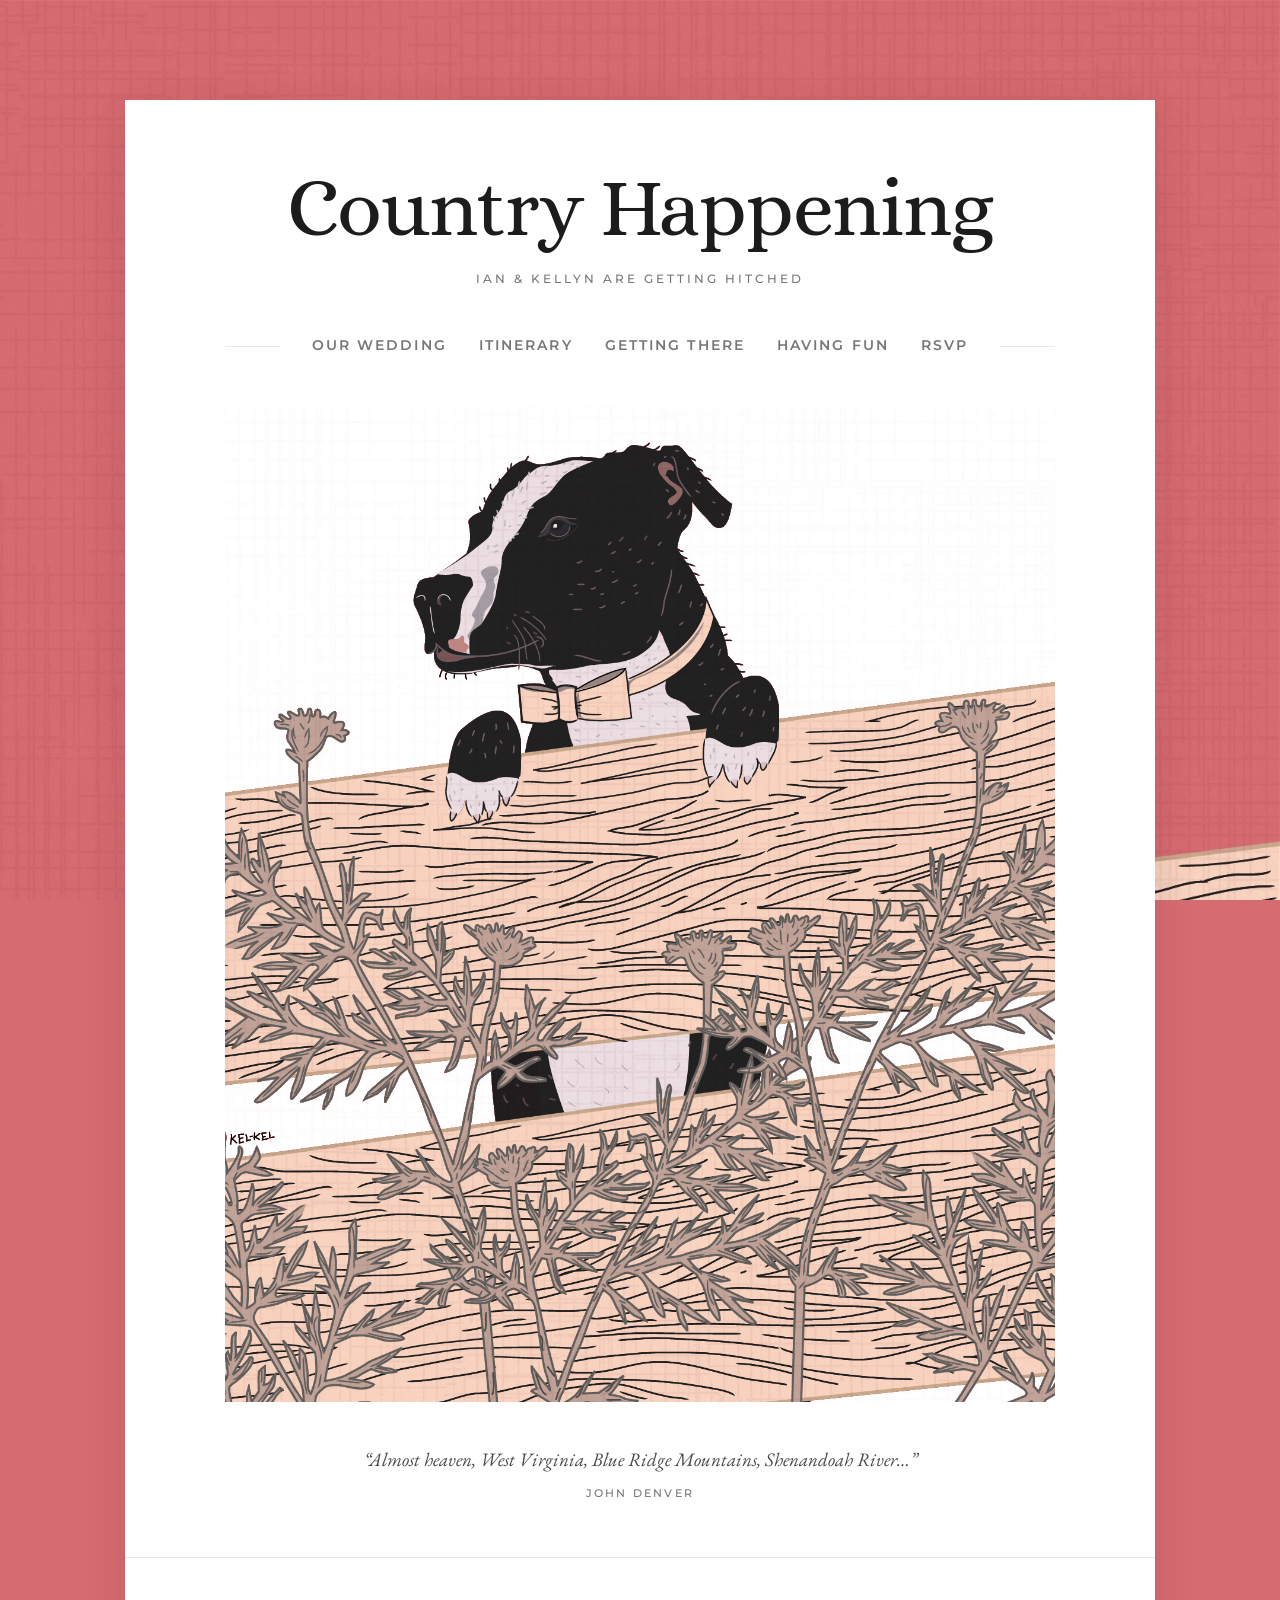
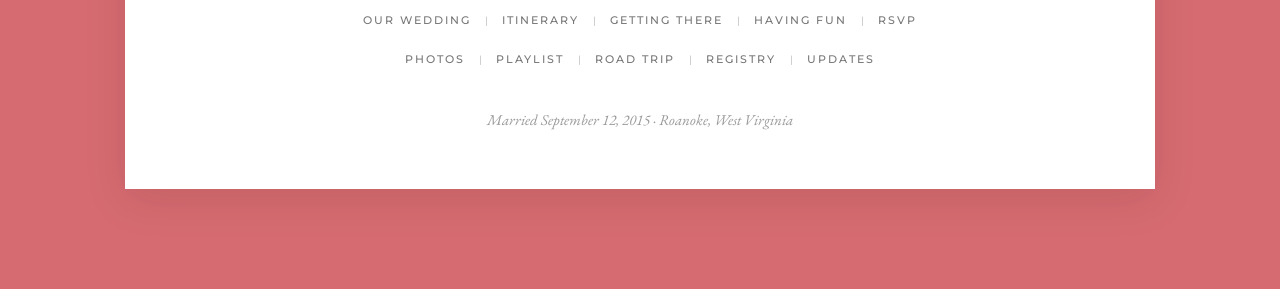
<file: index.html>
<!DOCTYPE html>
<html lang="en">
<head>
  <meta charset="utf-8">
  <meta name="viewport" content="width=device-width, initial-scale=1">
  <title>Country Happening</title>
  <meta name="description" content="Ian & Kellyn got hitched in the hills of West Virginia on September 12, 2015. The wedding website, preserved.">
  <link rel="icon" href="images/favicon.png" type="image/png">
  <link rel="apple-touch-icon" href="images/apple-touch-icon.png">
  <link rel="preconnect" href="https://fonts.googleapis.com">
  <link rel="preconnect" href="https://fonts.gstatic.com" crossorigin>
  <link rel="stylesheet" href="https://fonts.googleapis.com/css2?family=Alice&family=EB+Garamond:ital,wght@0,400;0,600;1,400&family=Montserrat:wght@300;400;500;600&display=swap">
  <link rel="stylesheet" href="css/style.css">
</head>
<body>
  <div class="page-wrapper">

    <header class="site-header">
      <h1 class="site-title"><a href="index.html">Country Happening</a></h1>
      <p class="site-subtitle">Ian &amp; Kellyn Are Getting Hitched</p>
      <nav class="site-nav" aria-label="Primary">
        <ul>
          <li><a href="wedding.html">Our Wedding</a></li>
          <li><a href="itinerary.html">Itinerary</a></li>
          <li><a href="getting-there.html">Getting There</a></li>
          <li><a href="having-fun.html">Having Fun</a></li>
          <li><a href="rsvp.html">RSVP</a></li>
        </ul>
      </nav>
    </header>

    <main class="site-content site-content--home">
      <div class="hero-dog">
        <img class="dog-front" src="images/white_front.jpg" width="1399" height="1678" alt="Illustration of Tater the dog, in a bow tie, peeking over a wooden fence">
        <img class="dog-back" src="images/white_back.jpg" width="1399" height="1678" alt="" aria-hidden="true">
      </div>
      <blockquote class="home-quote">
        &ldquo;Almost heaven, West Virginia, Blue Ridge Mountains, Shenandoah River&hellip;&rdquo;
        <cite>John Denver</cite>
      </blockquote>
    </main>

    <footer class="site-footer">
      <nav class="site-footer-nav" aria-label="Footer primary">
        <ul>
          <li><a href="wedding.html">Our Wedding</a></li>
          <li><a href="itinerary.html">Itinerary</a></li>
          <li><a href="getting-there.html">Getting There</a></li>
          <li><a href="having-fun.html">Having Fun</a></li>
          <li><a href="rsvp.html">RSVP</a></li>
        </ul>
      </nav>
      <nav class="site-footer-nav" aria-label="Footer secondary">
        <ul>
          <li><a href="photos.html">Photos</a></li>
          <li><a href="playlist.html">Playlist</a></li>
          <li><a href="road-trip.html">Road Trip</a></li>
          <li><a href="registry.html">Registry</a></li>
          <li><a href="updates.html">Updates</a></li>
        </ul>
      </nav>
      <p class="site-colophon">Married September 12, 2015 &middot; Roanoke, West Virginia</p>
    </footer>

  </div>
</body>
</html>
</file>
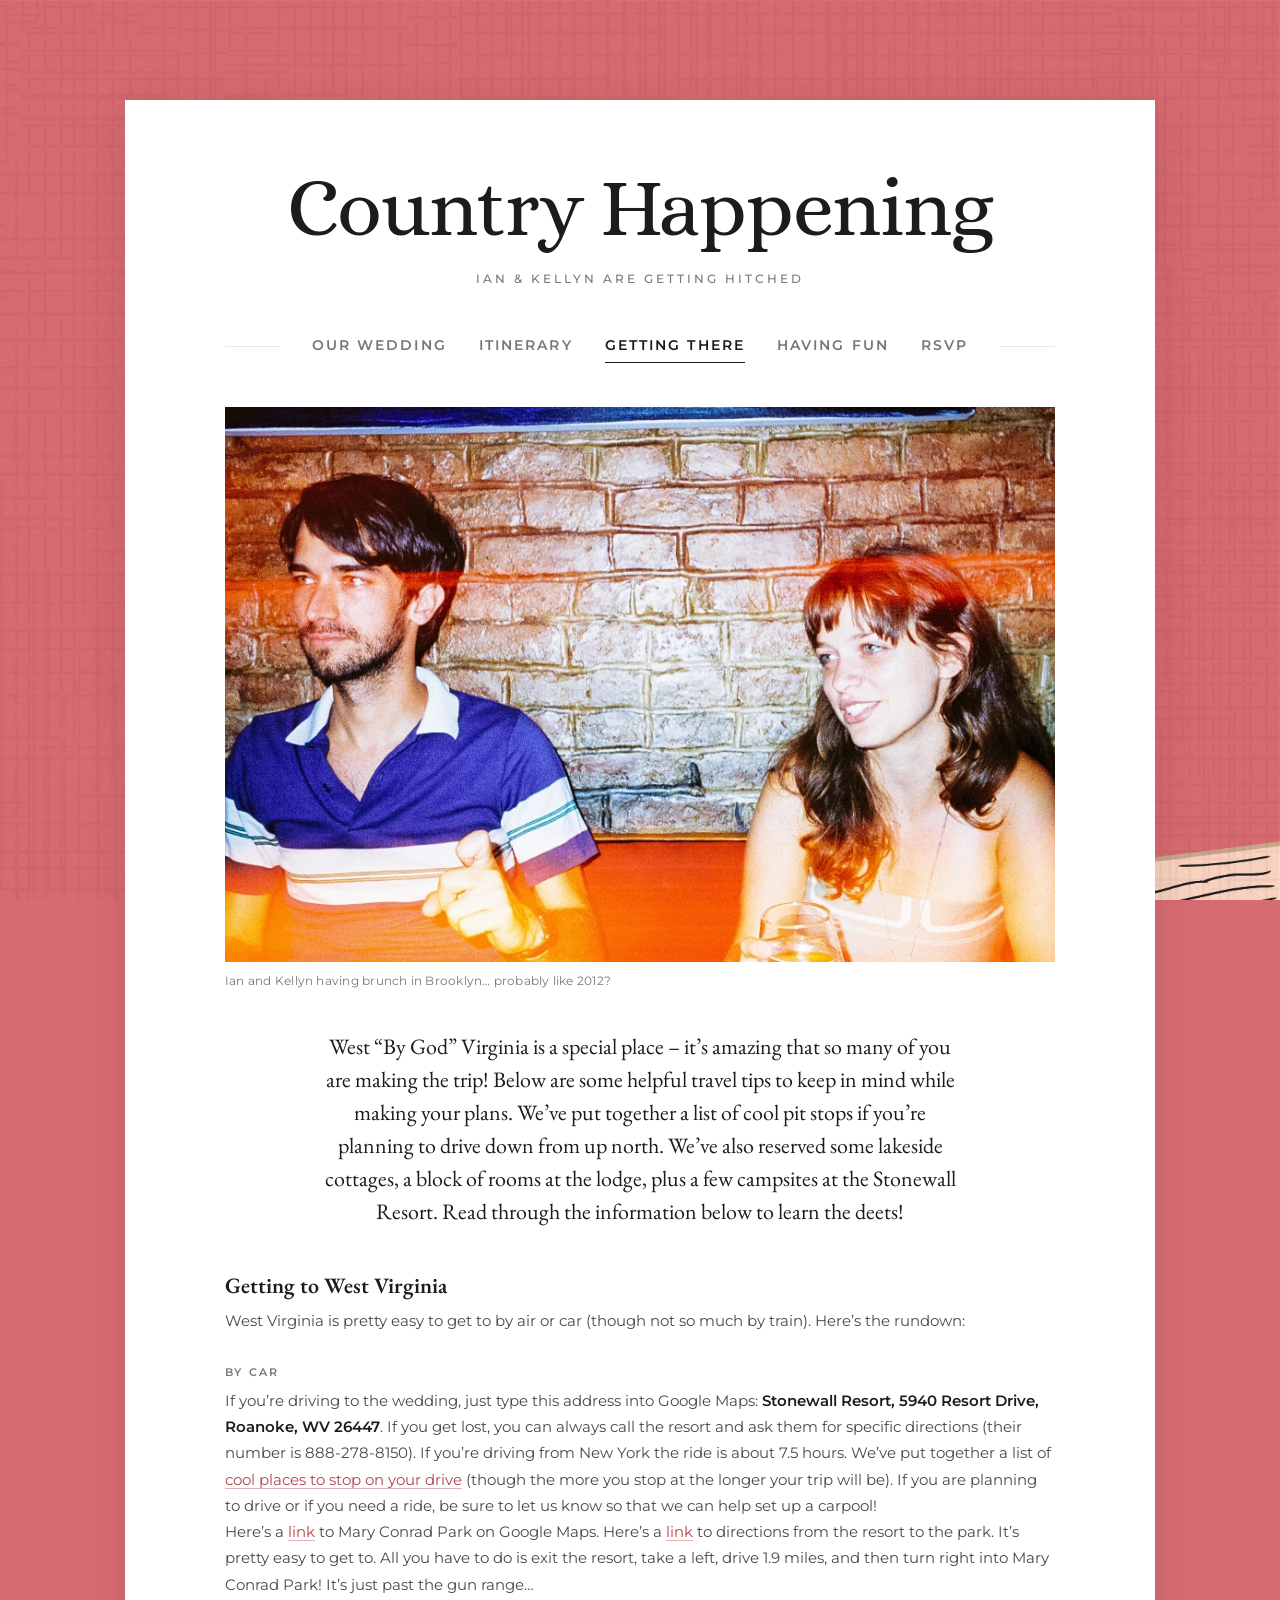
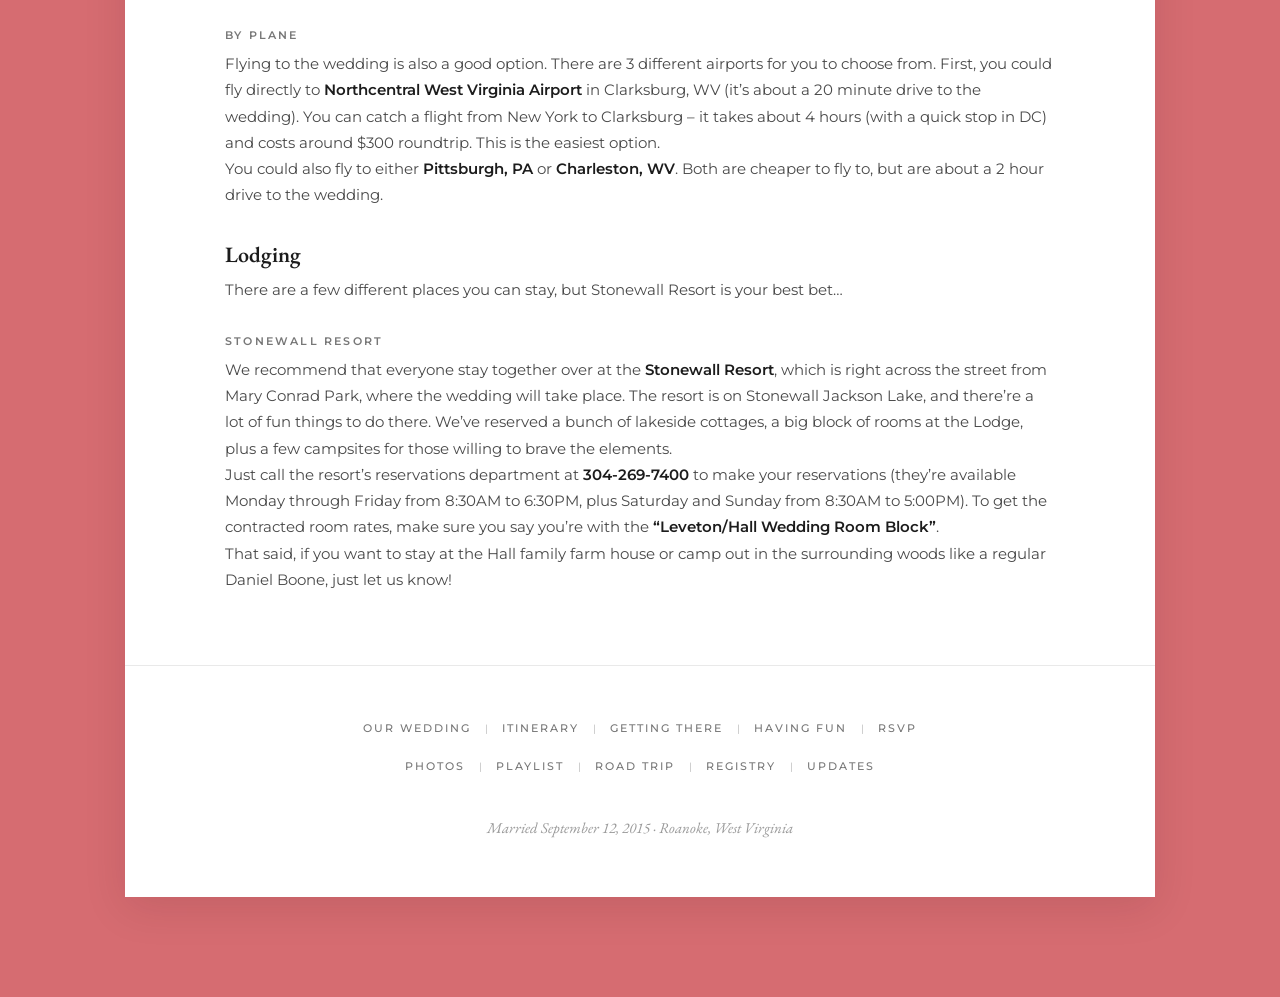
<file: getting-there.html>
<!DOCTYPE html>
<html lang="en">
<head>
  <meta charset="utf-8">
  <meta name="viewport" content="width=device-width, initial-scale=1">
  <title>Getting There &mdash; Country Happening</title>
  <meta name="description" content="Travel and lodging tips for getting to Stonewall Resort and Mary Conrad Park in Roanoke, West Virginia.">
  <link rel="icon" href="images/favicon.png" type="image/png">
  <link rel="apple-touch-icon" href="images/apple-touch-icon.png">
  <link rel="preconnect" href="https://fonts.googleapis.com">
  <link rel="preconnect" href="https://fonts.gstatic.com" crossorigin>
  <link rel="stylesheet" href="https://fonts.googleapis.com/css2?family=Alice&family=EB+Garamond:ital,wght@0,400;0,600;1,400&family=Montserrat:wght@300;400;500;600&display=swap">
  <link rel="stylesheet" href="css/style.css">
</head>
<body>
  <div class="page-wrapper">

    <header class="site-header">
      <h1 class="site-title"><a href="index.html">Country Happening</a></h1>
      <p class="site-subtitle">Ian &amp; Kellyn Are Getting Hitched</p>
      <nav class="site-nav" aria-label="Primary">
        <ul>
          <li><a href="wedding.html">Our Wedding</a></li>
          <li><a href="itinerary.html">Itinerary</a></li>
          <li><a href="getting-there.html" aria-current="page">Getting There</a></li>
          <li><a href="having-fun.html">Having Fun</a></li>
          <li><a href="rsvp.html">RSVP</a></li>
        </ul>
      </nav>
    </header>

    <main class="site-content">
      <figure class="page-hero">
        <img src="images/getting-there.jpg" alt="Ian and Kellyn sitting at a table in front of a brick wall, lit by a camera flash" width="1800" height="1203">
        <figcaption>Ian and Kellyn having brunch in Brooklyn&hellip; probably like 2012?</figcaption>
      </figure>

      <p class="lead">West &ldquo;By God&rdquo; Virginia is a special place &ndash; it&rsquo;s amazing that so many of you are making the trip! Below are some helpful travel tips to keep in mind while making your plans. We&rsquo;ve put together a list of cool pit stops if you&rsquo;re planning to drive down from up north. We&rsquo;ve also reserved some lakeside cottages, a block of rooms at the lodge, plus a few campsites at the Stonewall Resort. Read through the information below to learn the deets!</p>

      <h3>Getting to West Virginia</h3>
      <p>West Virginia is pretty easy to get to by air or car (though not so much by train). Here&rsquo;s the rundown:</p>

      <h4>By Car</h4>
      <p>If you&rsquo;re driving to the wedding, just type this address into Google Maps: <strong>Stonewall Resort, 5940 Resort Drive, Roanoke, WV 26447</strong>. If you get lost, you can always call the resort and ask them for specific directions (their number is 888-278-8150). If you&rsquo;re driving from New York the ride is about 7.5 hours. We&rsquo;ve put together a list of <a href="road-trip.html">cool places to stop on your drive</a> (though the more you stop at the longer your trip will be). If you are planning to drive or if you need a ride, be sure to let us know so that we can help set up a carpool!</p>
      <p>Here&rsquo;s a <a href="https://www.google.com/maps/search/?api=1&amp;query=Mary+Conrad+Park%2C+Roanoke%2C+WV" target="_blank" rel="noopener">link</a> to Mary Conrad Park on Google Maps. Here&rsquo;s a <a href="https://www.google.com/maps/dir/?api=1&amp;origin=Stonewall+Resort%2C+Roanoke%2C+WV&amp;destination=Mary+Conrad+Park%2C+Roanoke%2C+WV" target="_blank" rel="noopener">link</a> to directions from the resort to the park. It&rsquo;s pretty easy to get to. All you have to do is exit the resort, take a left, drive 1.9 miles, and then turn right into Mary Conrad Park! It&rsquo;s just past the gun range&hellip;</p>

      <h4>By Plane</h4>
      <p>Flying to the wedding is also a good option. There are 3 different airports for you to choose from. First, you could fly directly to <strong>Northcentral West Virginia Airport</strong> in Clarksburg, WV (it&rsquo;s about a 20 minute drive to the wedding). You can catch a flight from New York to Clarksburg &ndash; it takes about 4 hours (with a quick stop in DC) and costs around $300 roundtrip. This is the easiest option.</p>
      <p>You could also fly to either <strong>Pittsburgh, PA</strong> or <strong>Charleston, WV</strong>. Both are cheaper to fly to, but are about a 2 hour drive to the wedding.</p>

      <h3>Lodging</h3>
      <p>There are a few different places you can stay, but Stonewall Resort is your best bet&hellip;</p>

      <h4>Stonewall Resort</h4>
      <p>We recommend that everyone stay together over at the <strong>Stonewall Resort</strong>, which is right across the street from Mary Conrad Park, where the wedding will take place. The resort is on Stonewall Jackson Lake, and there&rsquo;re a lot of fun things to do there. We&rsquo;ve reserved a bunch of lakeside cottages, a big block of rooms at the Lodge, plus a few campsites for those willing to brave the elements.</p>
      <p>Just call the resort&rsquo;s reservations department at <strong>304-269-7400</strong> to make your reservations (they&rsquo;re available Monday through Friday from 8:30AM to 6:30PM, plus Saturday and Sunday from 8:30AM to 5:00PM). To get the contracted room rates, make sure you say you&rsquo;re with the <strong>&ldquo;Leveton/Hall Wedding Room Block&rdquo;</strong>.</p>
      <p>That said, if you want to stay at the Hall family farm house or camp out in the surrounding woods like a regular Daniel Boone, just let us know!</p>
    </main>

    <footer class="site-footer">
      <nav class="site-footer-nav" aria-label="Footer primary">
        <ul>
          <li><a href="wedding.html">Our Wedding</a></li>
          <li><a href="itinerary.html">Itinerary</a></li>
          <li><a href="getting-there.html">Getting There</a></li>
          <li><a href="having-fun.html">Having Fun</a></li>
          <li><a href="rsvp.html">RSVP</a></li>
        </ul>
      </nav>
      <nav class="site-footer-nav" aria-label="Footer secondary">
        <ul>
          <li><a href="photos.html">Photos</a></li>
          <li><a href="playlist.html">Playlist</a></li>
          <li><a href="road-trip.html">Road Trip</a></li>
          <li><a href="registry.html">Registry</a></li>
          <li><a href="updates.html">Updates</a></li>
        </ul>
      </nav>
      <p class="site-colophon">Married September 12, 2015 &middot; Roanoke, West Virginia</p>
    </footer>

  </div>
</body>
</html>
</file>
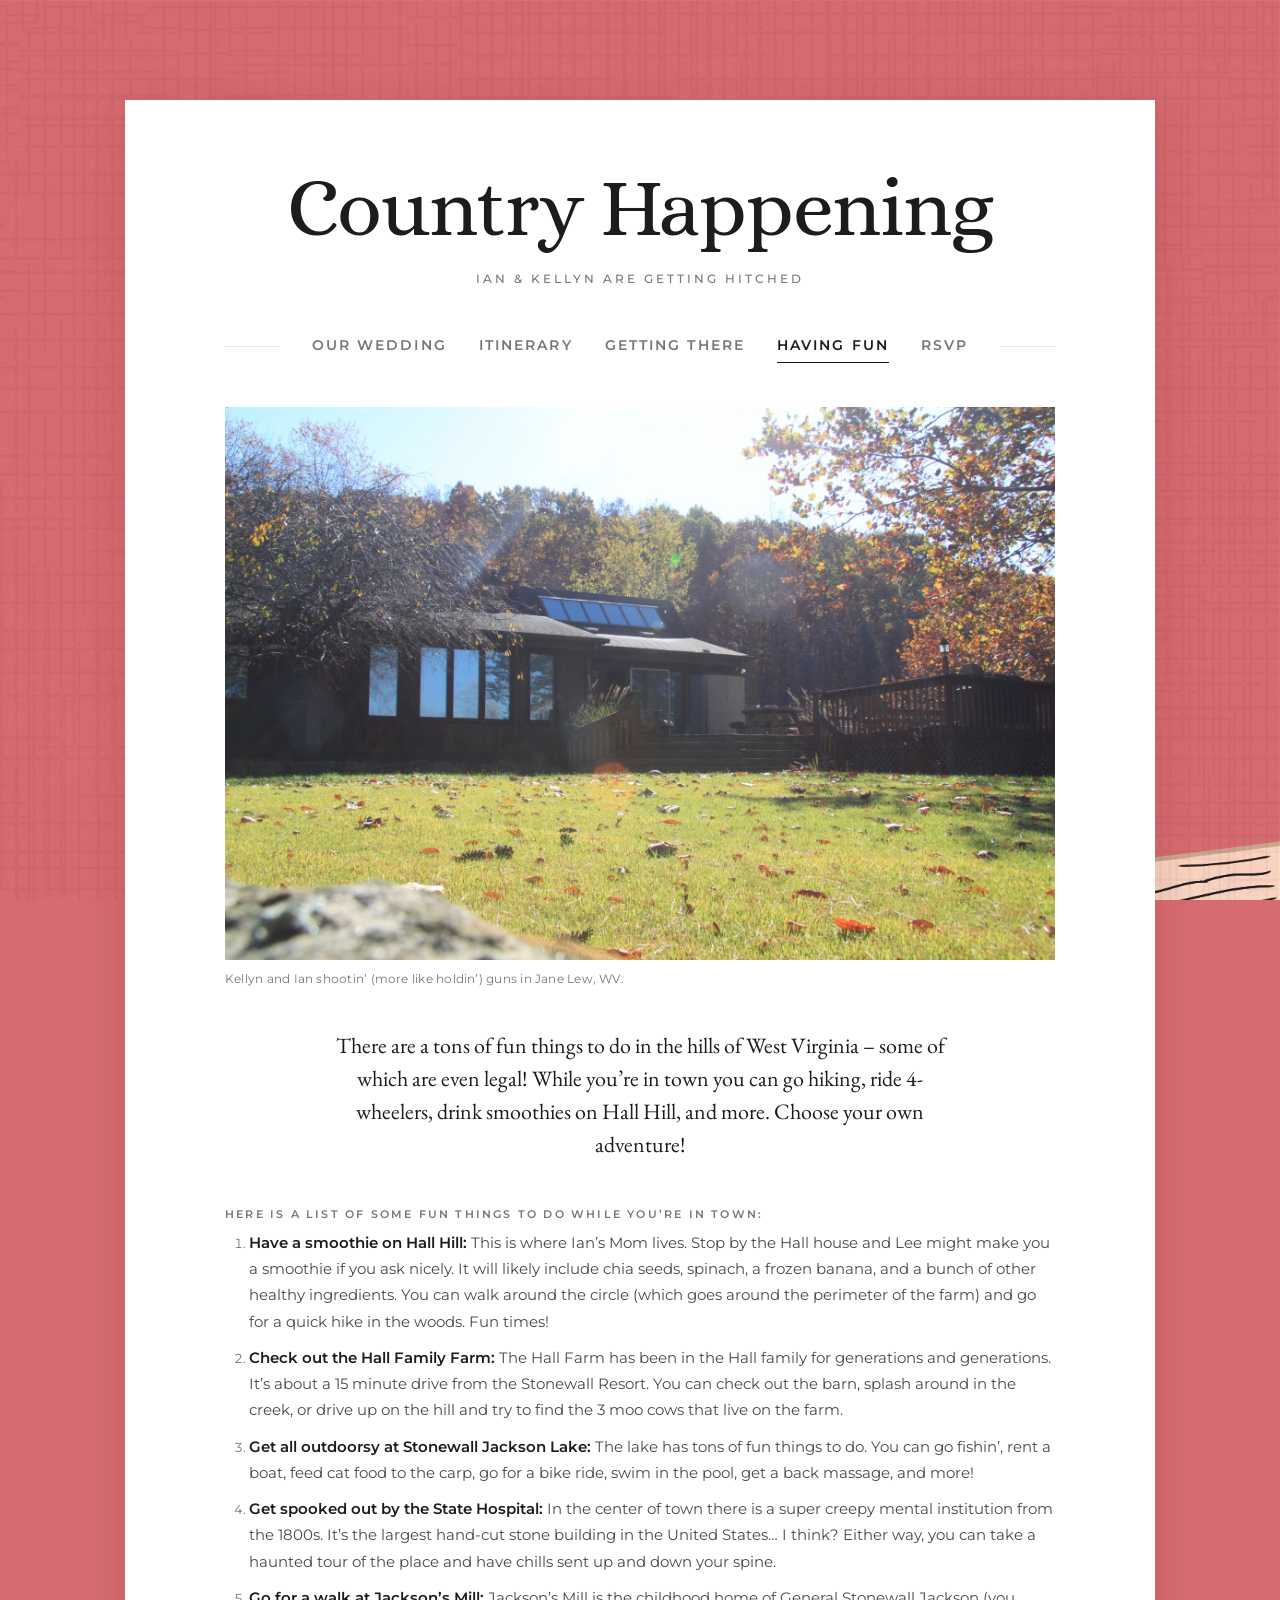
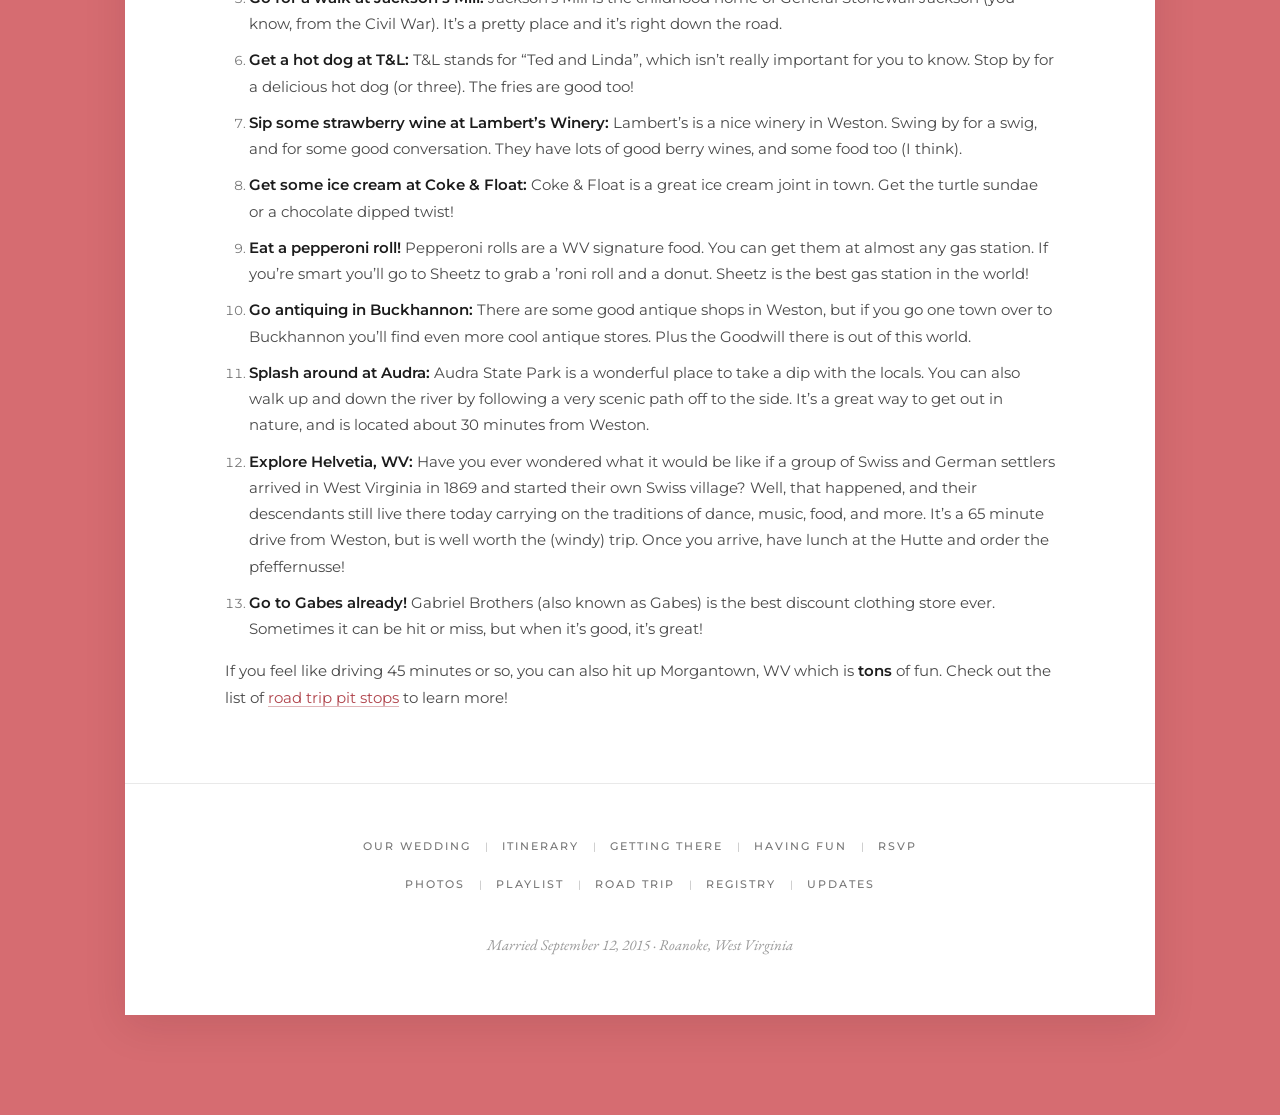
<file: having-fun.html>
<!DOCTYPE html>
<html lang="en">
<head>
  <meta charset="utf-8">
  <meta name="viewport" content="width=device-width, initial-scale=1">
  <title>Having Fun &mdash; Country Happening</title>
  <meta name="description" content="Thirteen things to do around Weston, West Virginia while in town for the wedding.">
  <link rel="icon" href="images/favicon.png" type="image/png">
  <link rel="apple-touch-icon" href="images/apple-touch-icon.png">
  <link rel="preconnect" href="https://fonts.googleapis.com">
  <link rel="preconnect" href="https://fonts.gstatic.com" crossorigin>
  <link rel="stylesheet" href="https://fonts.googleapis.com/css2?family=Alice&family=EB+Garamond:ital,wght@0,400;0,600;1,400&family=Montserrat:wght@300;400;500;600&display=swap">
  <link rel="stylesheet" href="css/style.css">
</head>
<body>
  <div class="page-wrapper">

    <header class="site-header">
      <h1 class="site-title"><a href="index.html">Country Happening</a></h1>
      <p class="site-subtitle">Ian &amp; Kellyn Are Getting Hitched</p>
      <nav class="site-nav" aria-label="Primary">
        <ul>
          <li><a href="wedding.html">Our Wedding</a></li>
          <li><a href="itinerary.html">Itinerary</a></li>
          <li><a href="getting-there.html">Getting There</a></li>
          <li><a href="having-fun.html" aria-current="page">Having Fun</a></li>
          <li><a href="rsvp.html">RSVP</a></li>
        </ul>
      </nav>
    </header>

    <main class="site-content">
      <figure class="page-hero">
        <img src="images/having-fun.jpg" alt="Kellyn and Ian posing on a lawn, holding a rifle together and looking very serious" width="1800" height="1200">
        <figcaption>Kellyn and Ian shootin&rsquo; (more like holdin&rsquo;) guns in Jane Lew, WV.</figcaption>
      </figure>

      <p class="lead">There are a tons of fun things to do in the hills of West Virginia &ndash; some of which are even legal! While you&rsquo;re in town you can go hiking, ride 4-wheelers, drink smoothies on Hall Hill, and more. Choose your own adventure!</p>

      <h4>Here is a list of some fun things to do while you&rsquo;re in town:</h4>

      <ol>
        <li><strong>Have a smoothie on Hall Hill:</strong> This is where Ian&rsquo;s Mom lives. Stop by the Hall house and Lee might make you a smoothie if you ask nicely. It will likely include chia seeds, spinach, a frozen banana, and a bunch of other healthy ingredients. You can walk around the circle (which goes around the perimeter of the farm) and go for a quick hike in the woods. Fun times!</li>
        <li><strong>Check out the Hall Family Farm:</strong> The Hall Farm has been in the Hall family for generations and generations. It&rsquo;s about a 15 minute drive from the Stonewall Resort. You can check out the barn, splash around in the creek, or drive up on the hill and try to find the 3 moo cows that live on the farm.</li>
        <li><strong>Get all outdoorsy at Stonewall Jackson Lake:</strong> The lake has tons of fun things to do. You can go fishin&rsquo;, rent a boat, feed cat food to the carp, go for a bike ride, swim in the pool, get a back massage, and more!</li>
        <li><strong>Get spooked out by the State Hospital:</strong> In the center of town there is a super creepy mental institution from the 1800s. It&rsquo;s the largest hand-cut stone building in the United States&hellip; I think? Either way, you can take a haunted tour of the place and have chills sent up and down your spine.</li>
        <li><strong>Go for a walk at Jackson&rsquo;s Mill:</strong> Jackson&rsquo;s Mill is the childhood home of General Stonewall Jackson (you know, from the Civil War). It&rsquo;s a pretty place and it&rsquo;s right down the road.</li>
        <li><strong>Get a hot dog at T&amp;L:</strong> T&amp;L stands for &ldquo;Ted and Linda&rdquo;, which isn&rsquo;t really important for you to know. Stop by for a delicious hot dog (or three). The fries are good too!</li>
        <li><strong>Sip some strawberry wine at Lambert&rsquo;s Winery:</strong> Lambert&rsquo;s is a nice winery in Weston. Swing by for a swig, and for some good conversation. They have lots of good berry wines, and some food too (I think).</li>
        <li><strong>Get some ice cream at Coke &amp; Float:</strong> Coke &amp; Float is a great ice cream joint in town. Get the turtle sundae or a chocolate dipped twist!</li>
        <li><strong>Eat a pepperoni roll!</strong> Pepperoni rolls are a WV signature food. You can get them at almost any gas station. If you&rsquo;re smart you&rsquo;ll go to Sheetz to grab a &rsquo;roni roll and a donut. Sheetz is the best gas station in the world!</li>
        <li><strong>Go antiquing in Buckhannon:</strong> There are some good antique shops in Weston, but if you go one town over to Buckhannon you&rsquo;ll find even more cool antique stores. Plus the Goodwill there is out of this world.</li>
        <li><strong>Splash around at Audra:</strong> Audra State Park is a wonderful place to take a dip with the locals. You can also walk up and down the river by following a very scenic path off to the side. It&rsquo;s a great way to get out in nature, and is located about 30 minutes from Weston.</li>
        <li><strong>Explore Helvetia, WV:</strong> Have you ever wondered what it would be like if a group of Swiss and German settlers arrived in West Virginia in 1869 and started their own Swiss village? Well, that happened, and their descendants still live there today carrying on the traditions of dance, music, food, and more. It&rsquo;s a 65 minute drive from Weston, but is well worth the (windy) trip. Once you arrive, have lunch at the Hutte and order the pfeffernusse!</li>
        <li><strong>Go to Gabes already!</strong> Gabriel Brothers (also known as Gabes) is the best discount clothing store ever. Sometimes it can be hit or miss, but when it&rsquo;s good, it&rsquo;s great!</li>
      </ol>

      <p>If you feel like driving 45 minutes or so, you can also hit up Morgantown, WV which is <strong>tons</strong> of fun. Check out the list of <a href="road-trip.html">road trip pit stops</a> to learn more!</p>
    </main>

    <footer class="site-footer">
      <nav class="site-footer-nav" aria-label="Footer primary">
        <ul>
          <li><a href="wedding.html">Our Wedding</a></li>
          <li><a href="itinerary.html">Itinerary</a></li>
          <li><a href="getting-there.html">Getting There</a></li>
          <li><a href="having-fun.html">Having Fun</a></li>
          <li><a href="rsvp.html">RSVP</a></li>
        </ul>
      </nav>
      <nav class="site-footer-nav" aria-label="Footer secondary">
        <ul>
          <li><a href="photos.html">Photos</a></li>
          <li><a href="playlist.html">Playlist</a></li>
          <li><a href="road-trip.html">Road Trip</a></li>
          <li><a href="registry.html">Registry</a></li>
          <li><a href="updates.html">Updates</a></li>
        </ul>
      </nav>
      <p class="site-colophon">Married September 12, 2015 &middot; Roanoke, West Virginia</p>
    </footer>

  </div>
</body>
</html>
</file>
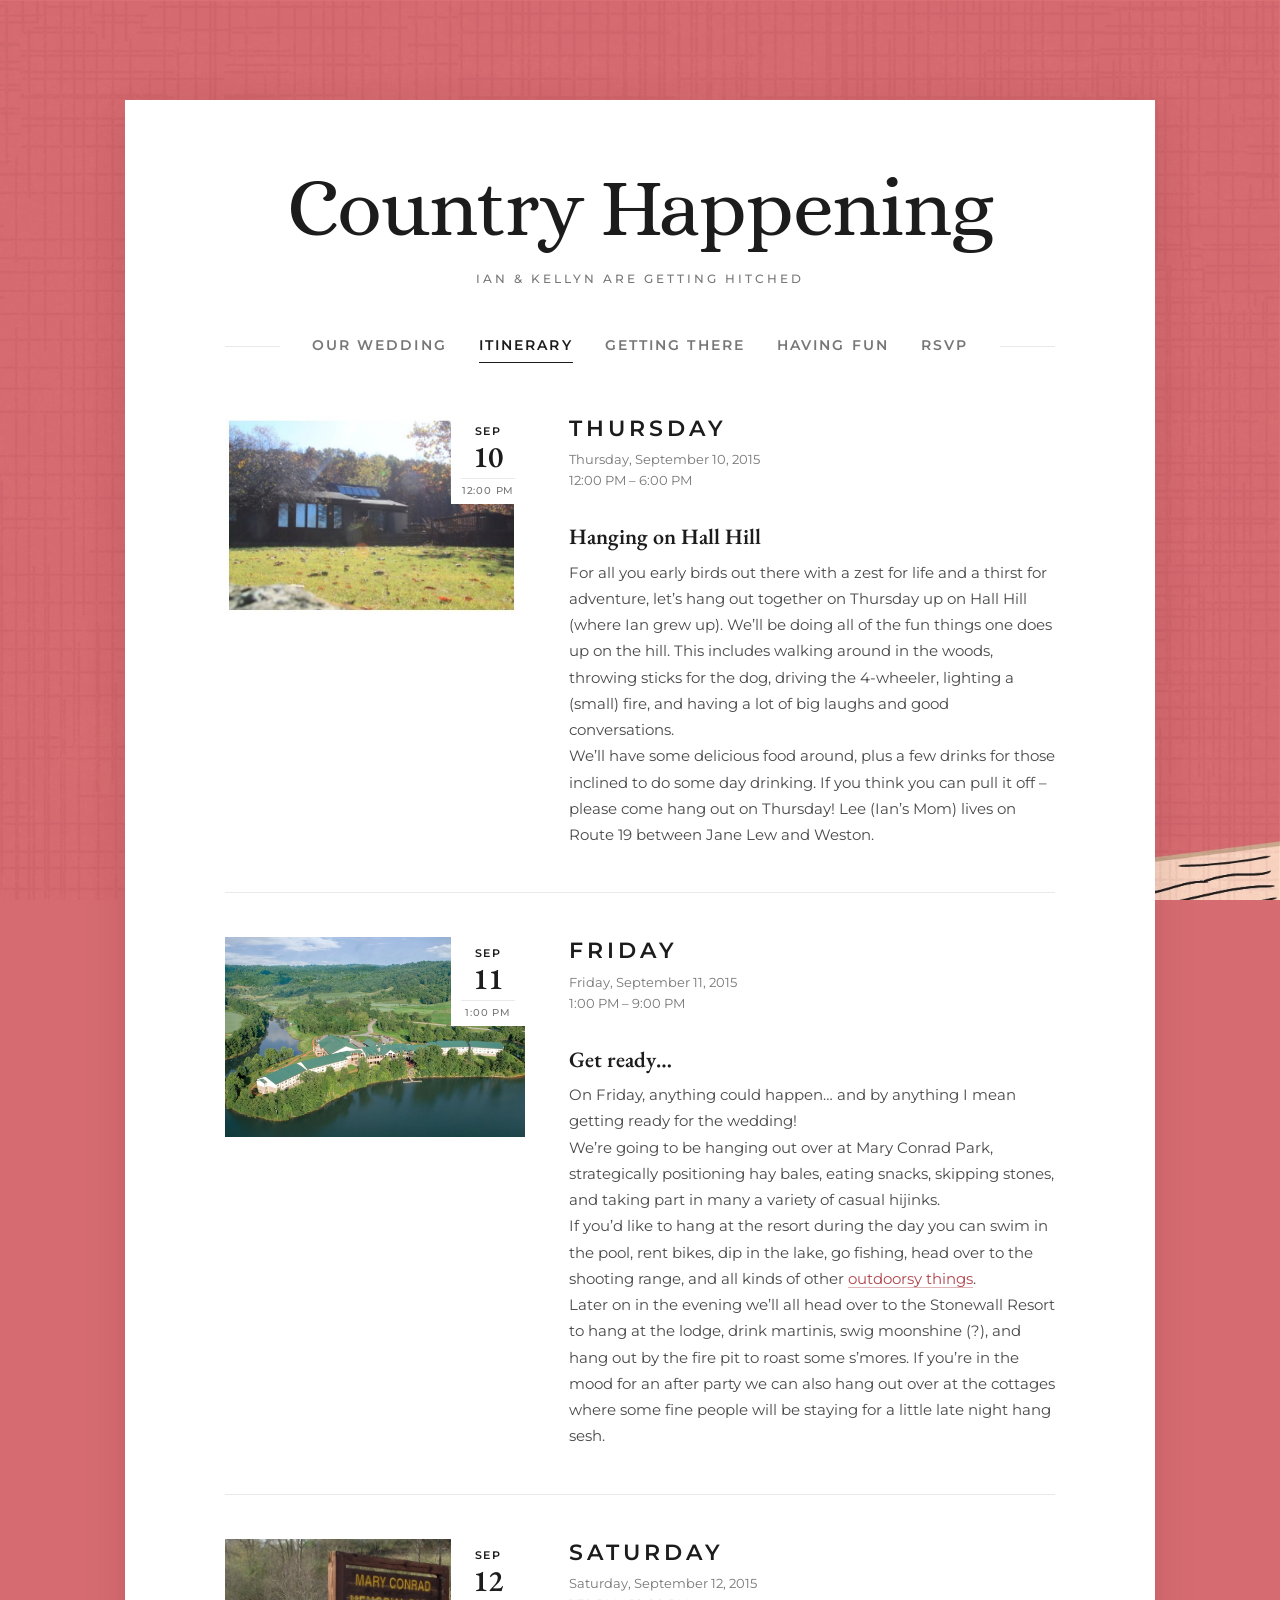
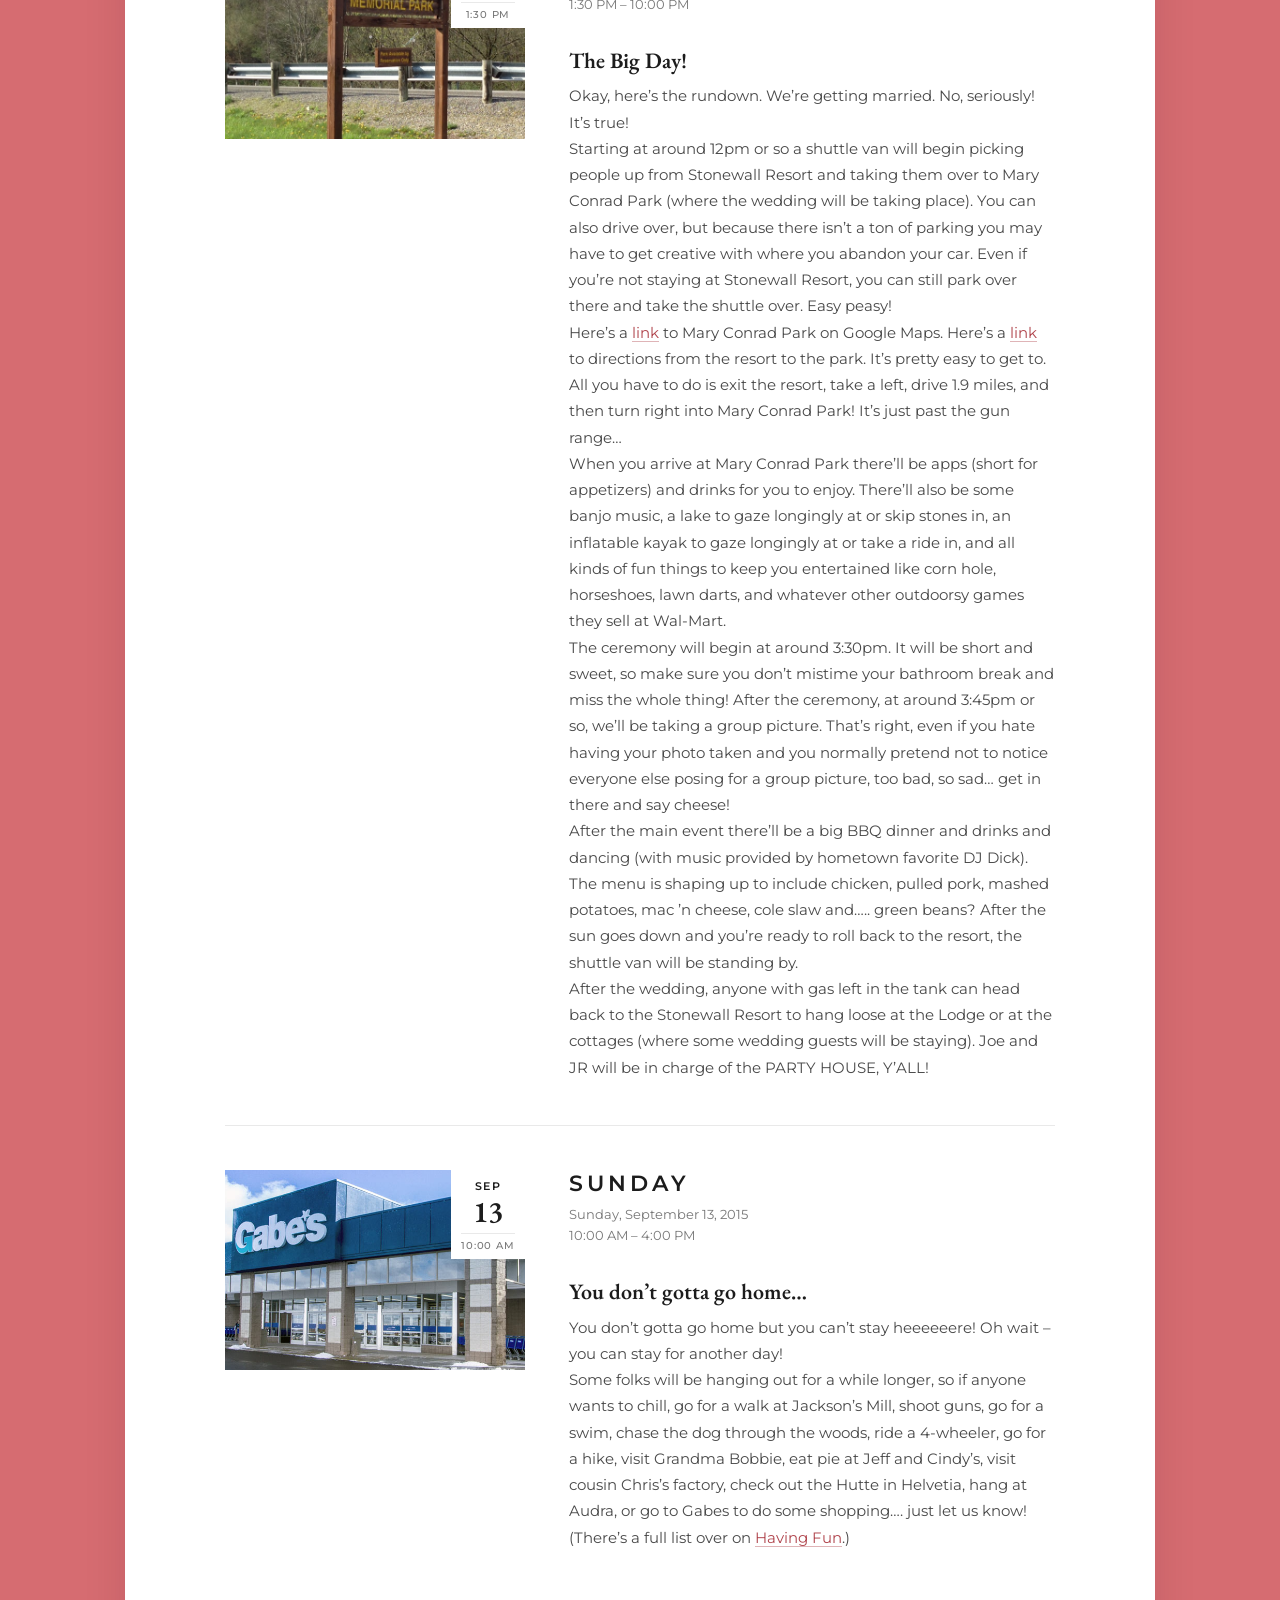
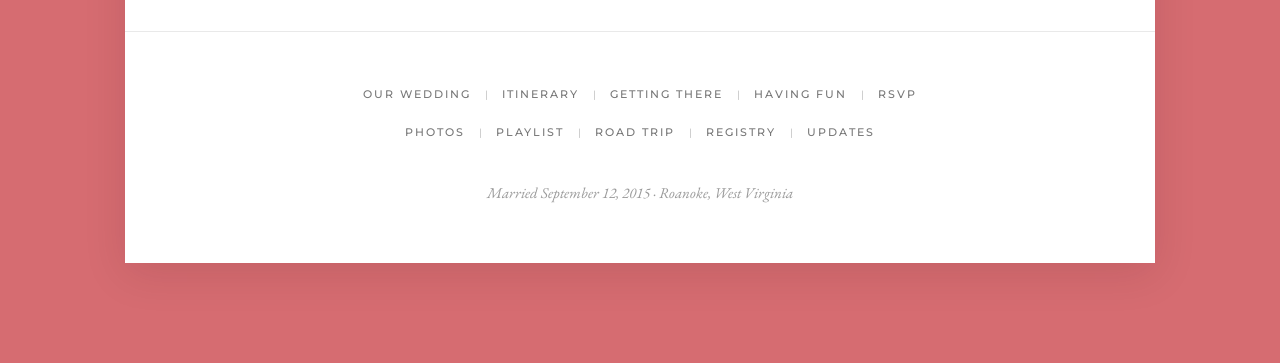
<file: itinerary.html>
<!DOCTYPE html>
<html lang="en">
<head>
  <meta charset="utf-8">
  <meta name="viewport" content="width=device-width, initial-scale=1">
  <title>Itinerary &mdash; Country Happening</title>
  <meta name="description" content="The four-day plan for Ian & Kellyn's wedding weekend in West Virginia, September 10–13, 2015.">
  <link rel="icon" href="images/favicon.png" type="image/png">
  <link rel="apple-touch-icon" href="images/apple-touch-icon.png">
  <link rel="preconnect" href="https://fonts.googleapis.com">
  <link rel="preconnect" href="https://fonts.gstatic.com" crossorigin>
  <link rel="stylesheet" href="https://fonts.googleapis.com/css2?family=Alice&family=EB+Garamond:ital,wght@0,400;0,600;1,400&family=Montserrat:wght@300;400;500;600&display=swap">
  <link rel="stylesheet" href="css/style.css">
</head>
<body>
  <div class="page-wrapper">

    <header class="site-header">
      <h1 class="site-title"><a href="index.html">Country Happening</a></h1>
      <p class="site-subtitle">Ian &amp; Kellyn Are Getting Hitched</p>
      <nav class="site-nav" aria-label="Primary">
        <ul>
          <li><a href="wedding.html">Our Wedding</a></li>
          <li><a href="itinerary.html" aria-current="page">Itinerary</a></li>
          <li><a href="getting-there.html">Getting There</a></li>
          <li><a href="having-fun.html">Having Fun</a></li>
          <li><a href="rsvp.html">RSVP</a></li>
        </ul>
      </nav>
    </header>

    <main class="site-content">
      <article class="event">
        <div class="event-media">
          <img src="images/hall-hill.jpg" alt="The Hall family house on Hall Hill, surrounded by autumn trees" width="380" height="260" loading="lazy">
          <div class="event-date" aria-hidden="true">
            <span class="month">Sep</span>
            <span class="day">10</span>
            <span class="clock">12:00 PM</span>
          </div>
        </div>
        <div class="event-body">
          <h2>Thursday</h2>
          <p class="event-meta">Thursday, September 10, 2015<br>12:00 PM &ndash; 6:00 PM</p>
          <h3>Hanging on Hall Hill</h3>
          <p>For all you early birds out there with a zest for life and a thirst for adventure, let&rsquo;s hang out together on Thursday up on Hall Hill (where Ian grew up). We&rsquo;ll be doing all of the fun things one does up on the hill. This includes walking around in the woods, throwing sticks for the dog, driving the 4-wheeler, lighting a (small) fire, and having a lot of big laughs and good conversations.</p>
          <p>We&rsquo;ll have some delicious food around, plus a few drinks for those inclined to do some day drinking. If you think you can pull it off &ndash; please come hang out on Thursday! Lee (Ian&rsquo;s Mom) lives on Route 19 between Jane Lew and Weston.</p>
        </div>
      </article>
      <article class="event">
        <div class="event-media">
          <img src="images/stonewall-resort.jpg" alt="Aerial view of Stonewall Resort on Stonewall Jackson Lake" width="1400" height="750" loading="lazy">
          <div class="event-date" aria-hidden="true">
            <span class="month">Sep</span>
            <span class="day">11</span>
            <span class="clock">1:00 PM</span>
          </div>
        </div>
        <div class="event-body">
          <h2>Friday</h2>
          <p class="event-meta">Friday, September 11, 2015<br>1:00 PM &ndash; 9:00 PM</p>
          <h3>Get ready&hellip;</h3>
          <p>On Friday, anything could happen&hellip; and by anything I mean getting ready for the wedding!</p>
          <p>We&rsquo;re going to be hanging out over at Mary Conrad Park, strategically positioning hay bales, eating snacks, skipping stones, and taking part in many a variety of casual hijinks.</p>
          <p>If you&rsquo;d like to hang at the resort during the day you can swim in the pool, rent bikes, dip in the lake, go fishing, head over to the shooting range, and all kinds of other <a href="having-fun.html">outdoorsy things</a>.</p>
          <p>Later on in the evening we&rsquo;ll all head over to the Stonewall Resort to hang at the lodge, drink martinis, swig moonshine (?), and hang out by the fire pit to roast some s&rsquo;mores. If you&rsquo;re in the mood for an after party we can also hang out over at the cottages where some fine people will be staying for a little late night hang sesh.</p>
        </div>
      </article>
      <article class="event">
        <div class="event-media">
          <img src="images/maryconrad.jpg" alt="Wooden Mary Conrad Memorial Park sign beside a guardrail" width="640" height="480" loading="lazy">
          <div class="event-date" aria-hidden="true">
            <span class="month">Sep</span>
            <span class="day">12</span>
            <span class="clock">1:30 PM</span>
          </div>
        </div>
        <div class="event-body">
          <h2>Saturday</h2>
          <p class="event-meta">Saturday, September 12, 2015<br>1:30 PM &ndash; 10:00 PM</p>
          <h3>The Big Day!</h3>
          <p>Okay, here&rsquo;s the rundown. We&rsquo;re getting married. No, seriously! It&rsquo;s true!</p>
          <p>Starting at around 12pm or so a shuttle van will begin picking people up from Stonewall Resort and taking them over to Mary Conrad Park (where the wedding will be taking place). You can also drive over, but because there isn&rsquo;t a ton of parking you may have to get creative with where you abandon your car. Even if you&rsquo;re not staying at Stonewall Resort, you can still park over there and take the shuttle over. Easy peasy!</p>
          <p>Here&rsquo;s a <a href="https://www.google.com/maps/search/?api=1&amp;query=Mary+Conrad+Park%2C+Roanoke%2C+WV" target="_blank" rel="noopener">link</a> to Mary Conrad Park on Google Maps. Here&rsquo;s a <a href="https://www.google.com/maps/dir/?api=1&amp;origin=Stonewall+Resort%2C+Roanoke%2C+WV&amp;destination=Mary+Conrad+Park%2C+Roanoke%2C+WV" target="_blank" rel="noopener">link</a> to directions from the resort to the park. It&rsquo;s pretty easy to get to. All you have to do is exit the resort, take a left, drive 1.9 miles, and then turn right into Mary Conrad Park! It&rsquo;s just past the gun range&hellip;</p>
          <p>When you arrive at Mary Conrad Park there&rsquo;ll be apps (short for appetizers) and drinks for you to enjoy. There&rsquo;ll also be some banjo music, a lake to gaze longingly at or skip stones in, an inflatable kayak to gaze longingly at or take a ride in, and all kinds of fun things to keep you entertained like corn hole, horseshoes, lawn darts, and whatever other outdoorsy games they sell at Wal-Mart.</p>
          <p>The ceremony will begin at around 3:30pm. It will be short and sweet, so make sure you don&rsquo;t mistime your bathroom break and miss the whole thing! After the ceremony, at around 3:45pm or so, we&rsquo;ll be taking a group picture. That&rsquo;s right, even if you hate having your photo taken and you normally pretend not to notice everyone else posing for a group picture, too bad, so sad&hellip; get in there and say cheese!</p>
          <p>After the main event there&rsquo;ll be a big BBQ dinner and drinks and dancing (with music provided by hometown favorite DJ Dick). The menu is shaping up to include chicken, pulled pork, mashed potatoes, mac &rsquo;n cheese, cole slaw and&hellip;.. green beans? After the sun goes down and you&rsquo;re ready to roll back to the resort, the shuttle van will be standing by.</p>
          <p>After the wedding, anyone with gas left in the tank can head back to the Stonewall Resort to hang loose at the Lodge or at the cottages (where some wedding guests will be staying). Joe and JR will be in charge of the PARTY HOUSE, Y&rsquo;ALL!</p>
        </div>
      </article>
      <article class="event">
        <div class="event-media">
          <img src="images/Gabes_Erie.jpg" alt="Storefront of a Gabe&rsquo;s discount clothing store" width="764" height="386" loading="lazy">
          <div class="event-date" aria-hidden="true">
            <span class="month">Sep</span>
            <span class="day">13</span>
            <span class="clock">10:00 AM</span>
          </div>
        </div>
        <div class="event-body">
          <h2>Sunday</h2>
          <p class="event-meta">Sunday, September 13, 2015<br>10:00 AM &ndash; 4:00 PM</p>
          <h3>You don&rsquo;t gotta go home&hellip;</h3>
          <p>You don&rsquo;t gotta go home but you can&rsquo;t stay heeeeeere! Oh wait &ndash; you can stay for another day!</p>
          <p>Some folks will be hanging out for a while longer, so if anyone wants to chill, go for a walk at Jackson&rsquo;s Mill, shoot guns, go for a swim, chase the dog through the woods, ride a 4-wheeler, go for a hike, visit Grandma Bobbie, eat pie at Jeff and Cindy&rsquo;s, visit cousin Chris&rsquo;s factory, check out the Hutte in Helvetia, hang at Audra, or go to Gabes to do some shopping&hellip;. just let us know! (There&rsquo;s a full list over on <a href="having-fun.html">Having Fun</a>.)</p>
        </div>
      </article>
    </main>

    <footer class="site-footer">
      <nav class="site-footer-nav" aria-label="Footer primary">
        <ul>
          <li><a href="wedding.html">Our Wedding</a></li>
          <li><a href="itinerary.html">Itinerary</a></li>
          <li><a href="getting-there.html">Getting There</a></li>
          <li><a href="having-fun.html">Having Fun</a></li>
          <li><a href="rsvp.html">RSVP</a></li>
        </ul>
      </nav>
      <nav class="site-footer-nav" aria-label="Footer secondary">
        <ul>
          <li><a href="photos.html">Photos</a></li>
          <li><a href="playlist.html">Playlist</a></li>
          <li><a href="road-trip.html">Road Trip</a></li>
          <li><a href="registry.html">Registry</a></li>
          <li><a href="updates.html">Updates</a></li>
        </ul>
      </nav>
      <p class="site-colophon">Married September 12, 2015 &middot; Roanoke, West Virginia</p>
    </footer>

  </div>
</body>
</html>
</file>
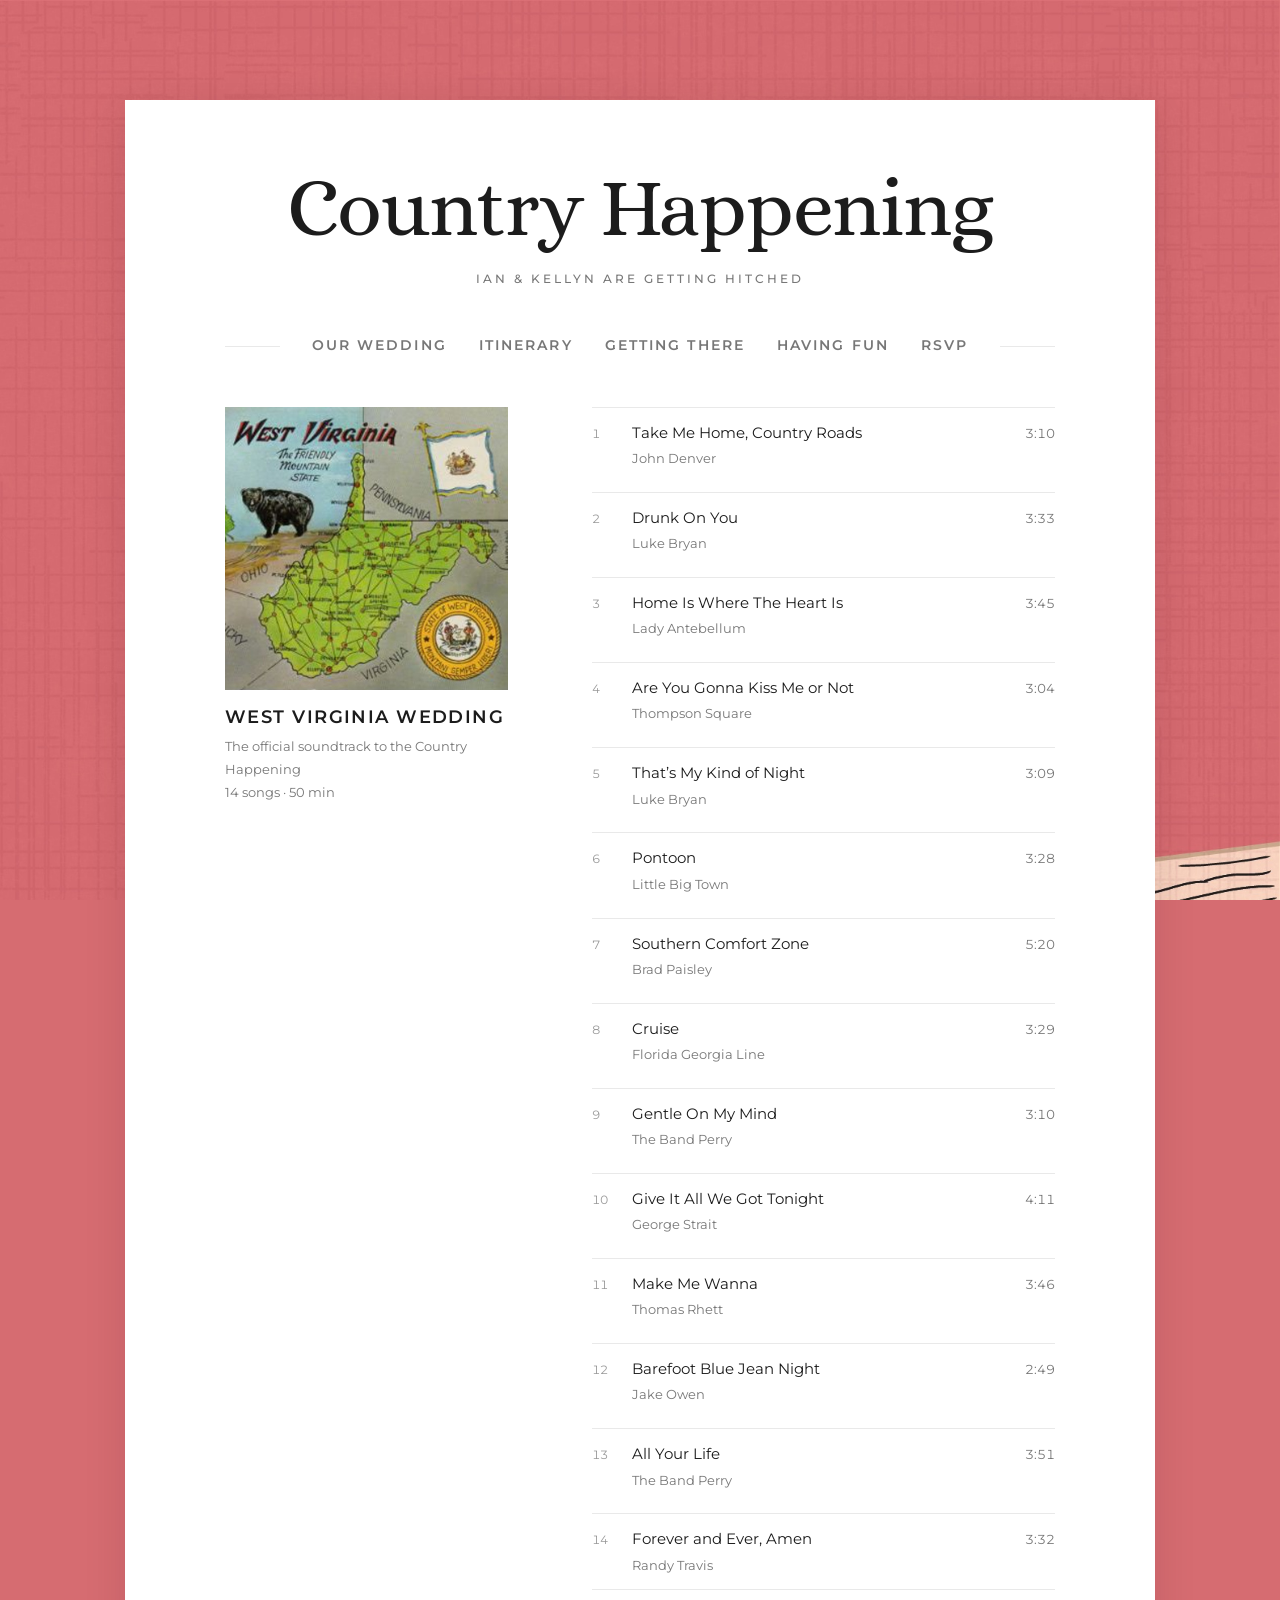
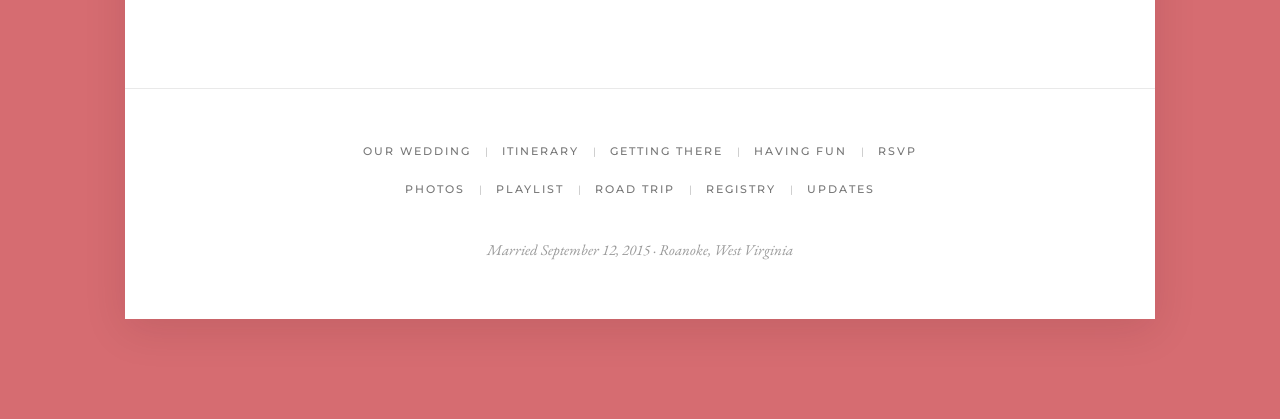
<file: playlist.html>
<!DOCTYPE html>
<html lang="en">
<head>
  <meta charset="utf-8">
  <meta name="viewport" content="width=device-width, initial-scale=1">
  <title>Playlist &mdash; Country Happening</title>
  <meta name="description" content="West Virginia Wedding: the official soundtrack to the Country Happening.">
  <link rel="icon" href="images/favicon.png" type="image/png">
  <link rel="apple-touch-icon" href="images/apple-touch-icon.png">
  <link rel="preconnect" href="https://fonts.googleapis.com">
  <link rel="preconnect" href="https://fonts.gstatic.com" crossorigin>
  <link rel="stylesheet" href="https://fonts.googleapis.com/css2?family=Alice&family=EB+Garamond:ital,wght@0,400;0,600;1,400&family=Montserrat:wght@300;400;500;600&display=swap">
  <link rel="stylesheet" href="css/style.css">
</head>
<body>
  <div class="page-wrapper">

    <header class="site-header">
      <h1 class="site-title"><a href="index.html">Country Happening</a></h1>
      <p class="site-subtitle">Ian &amp; Kellyn Are Getting Hitched</p>
      <nav class="site-nav" aria-label="Primary">
        <ul>
          <li><a href="wedding.html">Our Wedding</a></li>
          <li><a href="itinerary.html">Itinerary</a></li>
          <li><a href="getting-there.html">Getting There</a></li>
          <li><a href="having-fun.html">Having Fun</a></li>
          <li><a href="rsvp.html">RSVP</a></li>
        </ul>
      </nav>
    </header>

    <main class="site-content">
      <div class="playlist">
        <div class="album-art">
          <img src="images/cd.jpg" alt="Vintage postcard map of West Virginia, the Friendly Mountain State" width="350" height="350">
          <p class="album-title">West Virginia Wedding</p>
          <p class="album-meta">The official soundtrack to the Country Happening<br>14 songs &middot; 50 min</p>
        </div>

        <ol class="tracklist">
          <li>
            <div><div class="track-title">Take Me Home, Country Roads</div><div class="track-artist">John Denver</div></div>
            <span class="track-duration">3:10</span>
          </li>
          <li>
            <div><div class="track-title">Drunk On You</div><div class="track-artist">Luke Bryan</div></div>
            <span class="track-duration">3:33</span>
          </li>
          <li>
            <div><div class="track-title">Home Is Where The Heart Is</div><div class="track-artist">Lady Antebellum</div></div>
            <span class="track-duration">3:45</span>
          </li>
          <li>
            <div><div class="track-title">Are You Gonna Kiss Me or Not</div><div class="track-artist">Thompson Square</div></div>
            <span class="track-duration">3:04</span>
          </li>
          <li>
            <div><div class="track-title">That&rsquo;s My Kind of Night</div><div class="track-artist">Luke Bryan</div></div>
            <span class="track-duration">3:09</span>
          </li>
          <li>
            <div><div class="track-title">Pontoon</div><div class="track-artist">Little Big Town</div></div>
            <span class="track-duration">3:28</span>
          </li>
          <li>
            <div><div class="track-title">Southern Comfort Zone</div><div class="track-artist">Brad Paisley</div></div>
            <span class="track-duration">5:20</span>
          </li>
          <li>
            <div><div class="track-title">Cruise</div><div class="track-artist">Florida Georgia Line</div></div>
            <span class="track-duration">3:29</span>
          </li>
          <li>
            <div><div class="track-title">Gentle On My Mind</div><div class="track-artist">The Band Perry</div></div>
            <span class="track-duration">3:10</span>
          </li>
          <li>
            <div><div class="track-title">Give It All We Got Tonight</div><div class="track-artist">George Strait</div></div>
            <span class="track-duration">4:11</span>
          </li>
          <li>
            <div><div class="track-title">Make Me Wanna</div><div class="track-artist">Thomas Rhett</div></div>
            <span class="track-duration">3:46</span>
          </li>
          <li>
            <div><div class="track-title">Barefoot Blue Jean Night</div><div class="track-artist">Jake Owen</div></div>
            <span class="track-duration">2:49</span>
          </li>
          <li>
            <div><div class="track-title">All Your Life</div><div class="track-artist">The Band Perry</div></div>
            <span class="track-duration">3:51</span>
          </li>
          <li>
            <div><div class="track-title">Forever and Ever, Amen</div><div class="track-artist">Randy Travis</div></div>
            <span class="track-duration">3:32</span>
          </li>
        </ol>
      </div>
    </main>

    <footer class="site-footer">
      <nav class="site-footer-nav" aria-label="Footer primary">
        <ul>
          <li><a href="wedding.html">Our Wedding</a></li>
          <li><a href="itinerary.html">Itinerary</a></li>
          <li><a href="getting-there.html">Getting There</a></li>
          <li><a href="having-fun.html">Having Fun</a></li>
          <li><a href="rsvp.html">RSVP</a></li>
        </ul>
      </nav>
      <nav class="site-footer-nav" aria-label="Footer secondary">
        <ul>
          <li><a href="photos.html">Photos</a></li>
          <li><a href="playlist.html">Playlist</a></li>
          <li><a href="road-trip.html">Road Trip</a></li>
          <li><a href="registry.html">Registry</a></li>
          <li><a href="updates.html">Updates</a></li>
        </ul>
      </nav>
      <p class="site-colophon">Married September 12, 2015 &middot; Roanoke, West Virginia</p>
    </footer>

  </div>
</body>
</html>
</file>
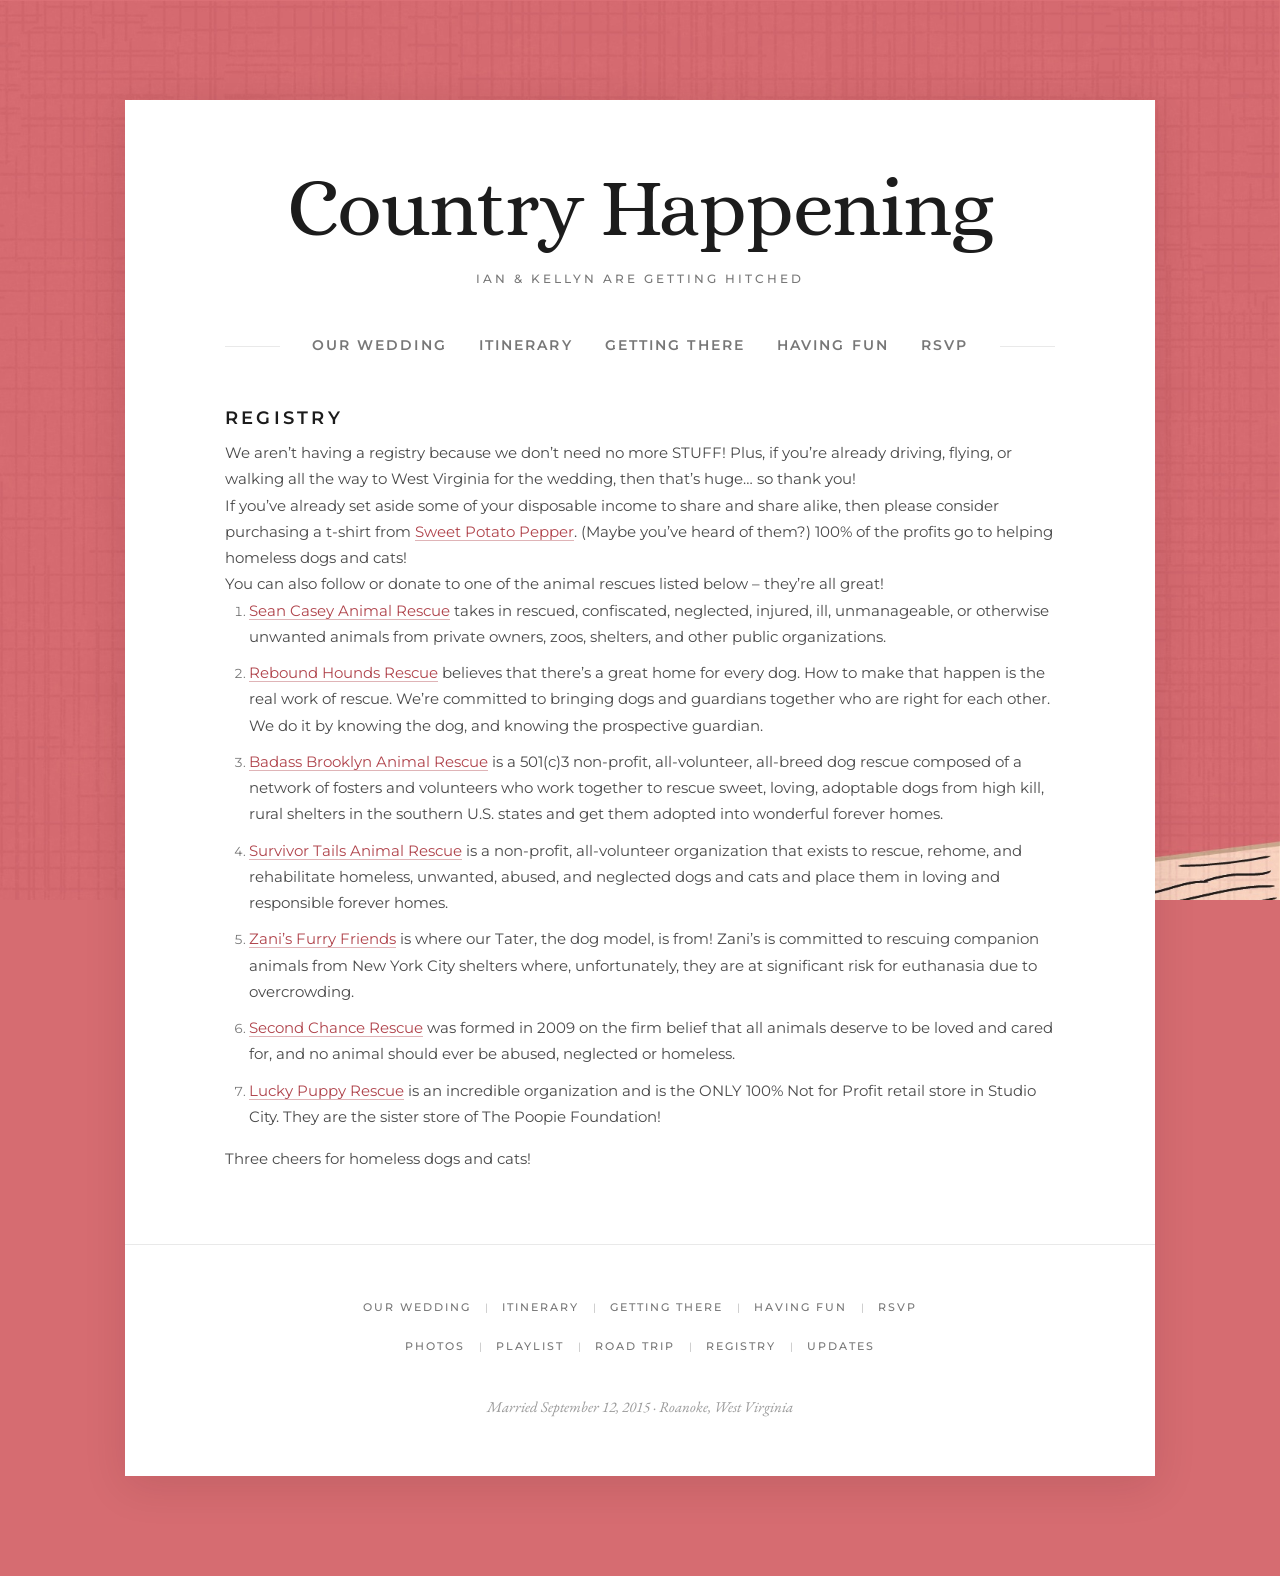
<file: registry.html>
<!DOCTYPE html>
<html lang="en">
<head>
  <meta charset="utf-8">
  <meta name="viewport" content="width=device-width, initial-scale=1">
  <title>Registry &mdash; Country Happening</title>
  <meta name="description" content="No registry: Ian & Kellyn asked guests to support animal rescues instead.">
  <link rel="icon" href="images/favicon.png" type="image/png">
  <link rel="apple-touch-icon" href="images/apple-touch-icon.png">
  <link rel="preconnect" href="https://fonts.googleapis.com">
  <link rel="preconnect" href="https://fonts.gstatic.com" crossorigin>
  <link rel="stylesheet" href="https://fonts.googleapis.com/css2?family=Alice&family=EB+Garamond:ital,wght@0,400;0,600;1,400&family=Montserrat:wght@300;400;500;600&display=swap">
  <link rel="stylesheet" href="css/style.css">
</head>
<body>
  <div class="page-wrapper">

    <header class="site-header">
      <h1 class="site-title"><a href="index.html">Country Happening</a></h1>
      <p class="site-subtitle">Ian &amp; Kellyn Are Getting Hitched</p>
      <nav class="site-nav" aria-label="Primary">
        <ul>
          <li><a href="wedding.html">Our Wedding</a></li>
          <li><a href="itinerary.html">Itinerary</a></li>
          <li><a href="getting-there.html">Getting There</a></li>
          <li><a href="having-fun.html">Having Fun</a></li>
          <li><a href="rsvp.html">RSVP</a></li>
        </ul>
      </nav>
    </header>

    <main class="site-content">
      <h2>Registry</h2>
      <p>We aren&rsquo;t having a registry because we don&rsquo;t need no more STUFF! Plus, if you&rsquo;re already driving, flying, or walking all the way to West Virginia for the wedding, then that&rsquo;s huge&hellip; so thank you!</p>
      <p>If you&rsquo;ve already set aside some of your disposable income to share and share alike, then please consider purchasing a t-shirt from <a href="http://sweetpotatopepper.com/" target="_blank" rel="noopener">Sweet Potato Pepper</a>. (Maybe you&rsquo;ve heard of them?) 100% of the profits go to helping homeless dogs and cats!</p>
      <p>You can also follow or donate to one of the animal rescues listed below &ndash; they&rsquo;re all great!</p>

      <ol>
        <li><a href="http://nyanimalrescue.org/" target="_blank" rel="noopener">Sean Casey Animal Rescue</a> takes in rescued, confiscated, neglected, injured, ill, unmanageable, or otherwise unwanted animals from private owners, zoos, shelters, and other public organizations.</li>
        <li><a href="http://www.reboundhounds.org/" target="_blank" rel="noopener">Rebound Hounds Rescue</a> believes that there&rsquo;s a great home for every dog. How to make that happen is the real work of rescue. We&rsquo;re committed to bringing dogs and guardians together who are right for each other. We do it by knowing the dog, and knowing the prospective guardian.</li>
        <li><a href="http://www.badassbrooklynanimalrescue.com/" target="_blank" rel="noopener">Badass Brooklyn Animal Rescue</a> is a 501(c)3 non-profit, all-volunteer, all-breed dog rescue composed of a network of fosters and volunteers who work together to rescue sweet, loving, adoptable dogs from high kill, rural shelters in the southern U.S. states and get them adopted into wonderful forever homes.</li>
        <li><a href="http://www.survivortails.org/" target="_blank" rel="noopener">Survivor Tails Animal Rescue</a> is a non-profit, all-volunteer organization that exists to rescue, rehome, and rehabilitate homeless, unwanted, abused, and neglected dogs and cats and place them in loving and responsible forever homes.</li>
        <li><a href="http://www.zanisfurryfriends.org/" target="_blank" rel="noopener">Zani&rsquo;s Furry Friends</a> is where our Tater, the dog model, is from! Zani&rsquo;s is committed to rescuing companion animals from New York City shelters where, unfortunately, they are at significant risk for euthanasia due to overcrowding.</li>
        <li><a href="http://www.nycsecondchancerescue.org/" target="_blank" rel="noopener">Second Chance Rescue</a> was formed in 2009 on the firm belief that all animals deserve to be loved and cared for, and no animal should ever be abused, neglected or homeless.</li>
        <li><a href="http://luckypuppyrescueandretail.com/" target="_blank" rel="noopener">Lucky Puppy Rescue</a> is an incredible organization and is the ONLY 100% Not for Profit retail store in Studio City. They are the sister store of The Poopie Foundation!</li>
      </ol>

      <p>Three cheers for homeless dogs and cats!</p>
    </main>

    <footer class="site-footer">
      <nav class="site-footer-nav" aria-label="Footer primary">
        <ul>
          <li><a href="wedding.html">Our Wedding</a></li>
          <li><a href="itinerary.html">Itinerary</a></li>
          <li><a href="getting-there.html">Getting There</a></li>
          <li><a href="having-fun.html">Having Fun</a></li>
          <li><a href="rsvp.html">RSVP</a></li>
        </ul>
      </nav>
      <nav class="site-footer-nav" aria-label="Footer secondary">
        <ul>
          <li><a href="photos.html">Photos</a></li>
          <li><a href="playlist.html">Playlist</a></li>
          <li><a href="road-trip.html">Road Trip</a></li>
          <li><a href="registry.html">Registry</a></li>
          <li><a href="updates.html">Updates</a></li>
        </ul>
      </nav>
      <p class="site-colophon">Married September 12, 2015 &middot; Roanoke, West Virginia</p>
    </footer>

  </div>
</body>
</html>
</file>
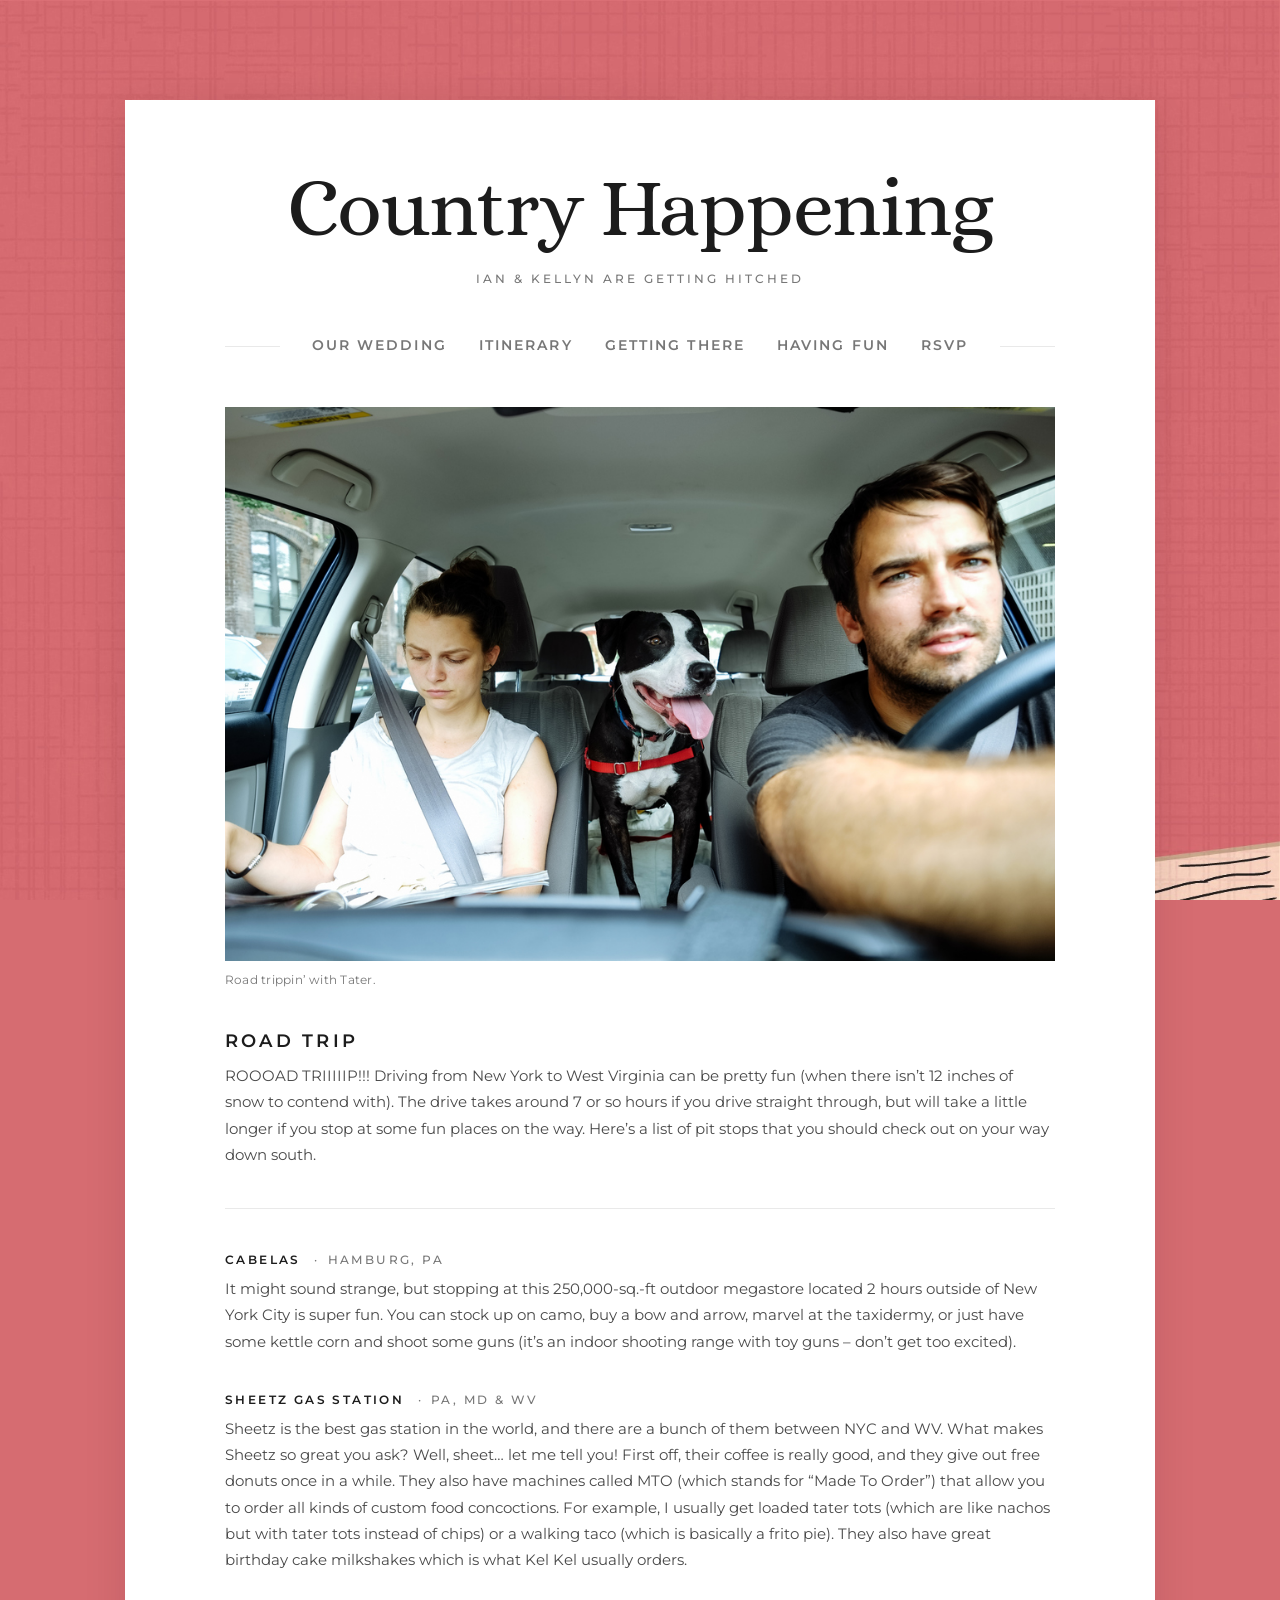
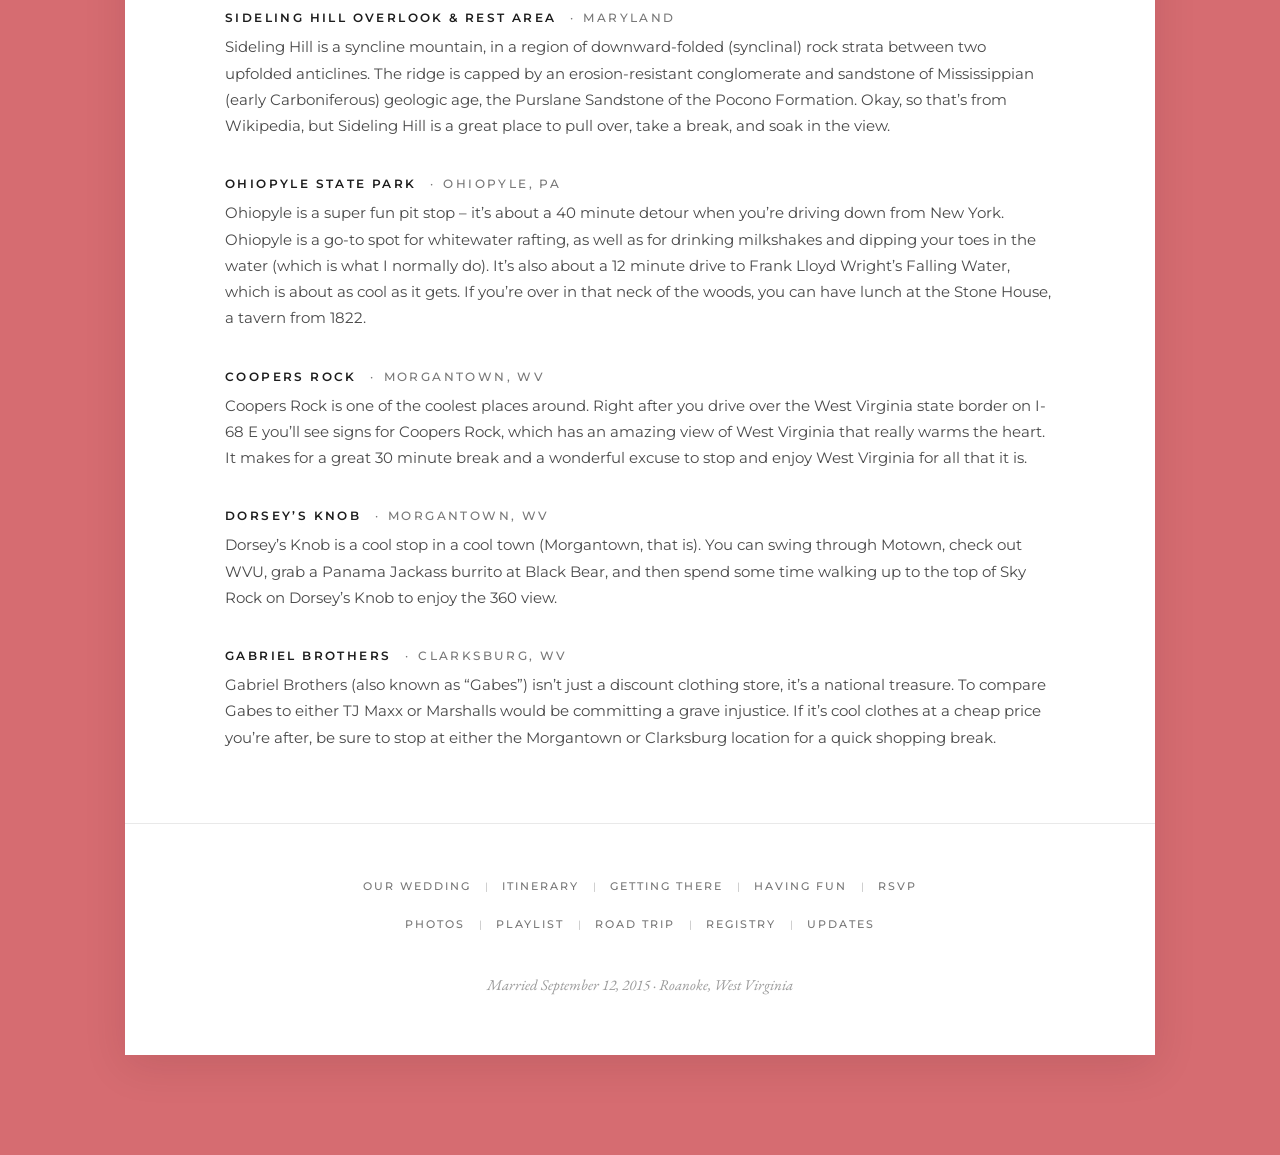
<file: road-trip.html>
<!DOCTYPE html>
<html lang="en">
<head>
  <meta charset="utf-8">
  <meta name="viewport" content="width=device-width, initial-scale=1">
  <title>Road Trip &mdash; Country Happening</title>
  <meta name="description" content="Pit stops worth making on the drive from New York City down to West Virginia.">
  <link rel="icon" href="images/favicon.png" type="image/png">
  <link rel="apple-touch-icon" href="images/apple-touch-icon.png">
  <link rel="preconnect" href="https://fonts.googleapis.com">
  <link rel="preconnect" href="https://fonts.gstatic.com" crossorigin>
  <link rel="stylesheet" href="https://fonts.googleapis.com/css2?family=Alice&family=EB+Garamond:ital,wght@0,400;0,600;1,400&family=Montserrat:wght@300;400;500;600&display=swap">
  <link rel="stylesheet" href="css/style.css">
</head>
<body>
  <div class="page-wrapper">

    <header class="site-header">
      <h1 class="site-title"><a href="index.html">Country Happening</a></h1>
      <p class="site-subtitle">Ian &amp; Kellyn Are Getting Hitched</p>
      <nav class="site-nav" aria-label="Primary">
        <ul>
          <li><a href="wedding.html">Our Wedding</a></li>
          <li><a href="itinerary.html">Itinerary</a></li>
          <li><a href="getting-there.html">Getting There</a></li>
          <li><a href="having-fun.html">Having Fun</a></li>
          <li><a href="rsvp.html">RSVP</a></li>
        </ul>
      </nav>
    </header>

    <main class="site-content">
      <figure class="page-hero">
        <img src="images/roadtrippin.jpg" alt="Kellyn, Tater the dog, and Ian in the car on a road trip" width="1000" height="668">
        <figcaption>Road trippin&rsquo; with Tater.</figcaption>
      </figure>

      <h2>Road Trip</h2>
      <p>ROOOAD TRIIIIIP!!! Driving from New York to West Virginia can be pretty fun (when there isn&rsquo;t 12 inches of snow to contend with). The drive takes around 7 or so hours if you drive straight through, but will take a little longer if you stop at some fun places on the way. Here&rsquo;s a list of pit stops that you should check out on your way down south.</p>

      <hr>

      <section class="stop">
        <h4>Cabelas <span>Hamburg, PA</span></h4>
        <p>It might sound strange, but stopping at this 250,000-sq.-ft outdoor megastore located 2 hours outside of New York City is super fun. You can stock up on camo, buy a bow and arrow, marvel at the taxidermy, or just have some kettle corn and shoot some guns (it&rsquo;s an indoor shooting range with toy guns &ndash; don&rsquo;t get too excited).</p>
      </section>

      <section class="stop">
        <h4>Sheetz Gas Station <span>PA, MD &amp; WV</span></h4>
        <p>Sheetz is the best gas station in the world, and there are a bunch of them between NYC and WV. What makes Sheetz so great you ask? Well, sheet&hellip; let me tell you! First off, their coffee is really good, and they give out free donuts once in a while. They also have machines called MTO (which stands for &ldquo;Made To Order&rdquo;) that allow you to order all kinds of custom food concoctions. For example, I usually get loaded tater tots (which are like nachos but with tater tots instead of chips) or a walking taco (which is basically a frito pie). They also have great birthday cake milkshakes which is what Kel Kel usually orders.</p>
      </section>

      <section class="stop">
        <h4>Sideling Hill Overlook &amp; Rest Area <span>Maryland</span></h4>
        <p>Sideling Hill is a syncline mountain, in a region of downward-folded (synclinal) rock strata between two upfolded anticlines. The ridge is capped by an erosion-resistant conglomerate and sandstone of Mississippian (early Carboniferous) geologic age, the Purslane Sandstone of the Pocono Formation. Okay, so that&rsquo;s from Wikipedia, but Sideling Hill is a great place to pull over, take a break, and soak in the view.</p>
      </section>

      <section class="stop">
        <h4>Ohiopyle State Park <span>Ohiopyle, PA</span></h4>
        <p>Ohiopyle is a super fun pit stop &ndash; it&rsquo;s about a 40 minute detour when you&rsquo;re driving down from New York. Ohiopyle is a go-to spot for whitewater rafting, as well as for drinking milkshakes and dipping your toes in the water (which is what I normally do). It&rsquo;s also about a 12 minute drive to Frank Lloyd Wright&rsquo;s Falling Water, which is about as cool as it gets. If you&rsquo;re over in that neck of the woods, you can have lunch at the Stone House, a tavern from 1822.</p>
      </section>

      <section class="stop">
        <h4>Coopers Rock <span>Morgantown, WV</span></h4>
        <p>Coopers Rock is one of the coolest places around. Right after you drive over the West Virginia state border on I-68 E you&rsquo;ll see signs for Coopers Rock, which has an amazing view of West Virginia that really warms the heart. It makes for a great 30 minute break and a wonderful excuse to stop and enjoy West Virginia for all that it is.</p>
      </section>

      <section class="stop">
        <h4>Dorsey&rsquo;s Knob <span>Morgantown, WV</span></h4>
        <p>Dorsey&rsquo;s Knob is a cool stop in a cool town (Morgantown, that is). You can swing through Motown, check out WVU, grab a Panama Jackass burrito at Black Bear, and then spend some time walking up to the top of Sky Rock on Dorsey&rsquo;s Knob to enjoy the 360 view.</p>
      </section>

      <section class="stop">
        <h4>Gabriel Brothers <span>Clarksburg, WV</span></h4>
        <p>Gabriel Brothers (also known as &ldquo;Gabes&rdquo;) isn&rsquo;t just a discount clothing store, it&rsquo;s a national treasure. To compare Gabes to either TJ Maxx or Marshalls would be committing a grave injustice. If it&rsquo;s cool clothes at a cheap price you&rsquo;re after, be sure to stop at either the Morgantown or Clarksburg location for a quick shopping break.</p>
      </section>
    </main>

    <footer class="site-footer">
      <nav class="site-footer-nav" aria-label="Footer primary">
        <ul>
          <li><a href="wedding.html">Our Wedding</a></li>
          <li><a href="itinerary.html">Itinerary</a></li>
          <li><a href="getting-there.html">Getting There</a></li>
          <li><a href="having-fun.html">Having Fun</a></li>
          <li><a href="rsvp.html">RSVP</a></li>
        </ul>
      </nav>
      <nav class="site-footer-nav" aria-label="Footer secondary">
        <ul>
          <li><a href="photos.html">Photos</a></li>
          <li><a href="playlist.html">Playlist</a></li>
          <li><a href="road-trip.html">Road Trip</a></li>
          <li><a href="registry.html">Registry</a></li>
          <li><a href="updates.html">Updates</a></li>
        </ul>
      </nav>
      <p class="site-colophon">Married September 12, 2015 &middot; Roanoke, West Virginia</p>
    </footer>

  </div>
</body>
</html>
</file>
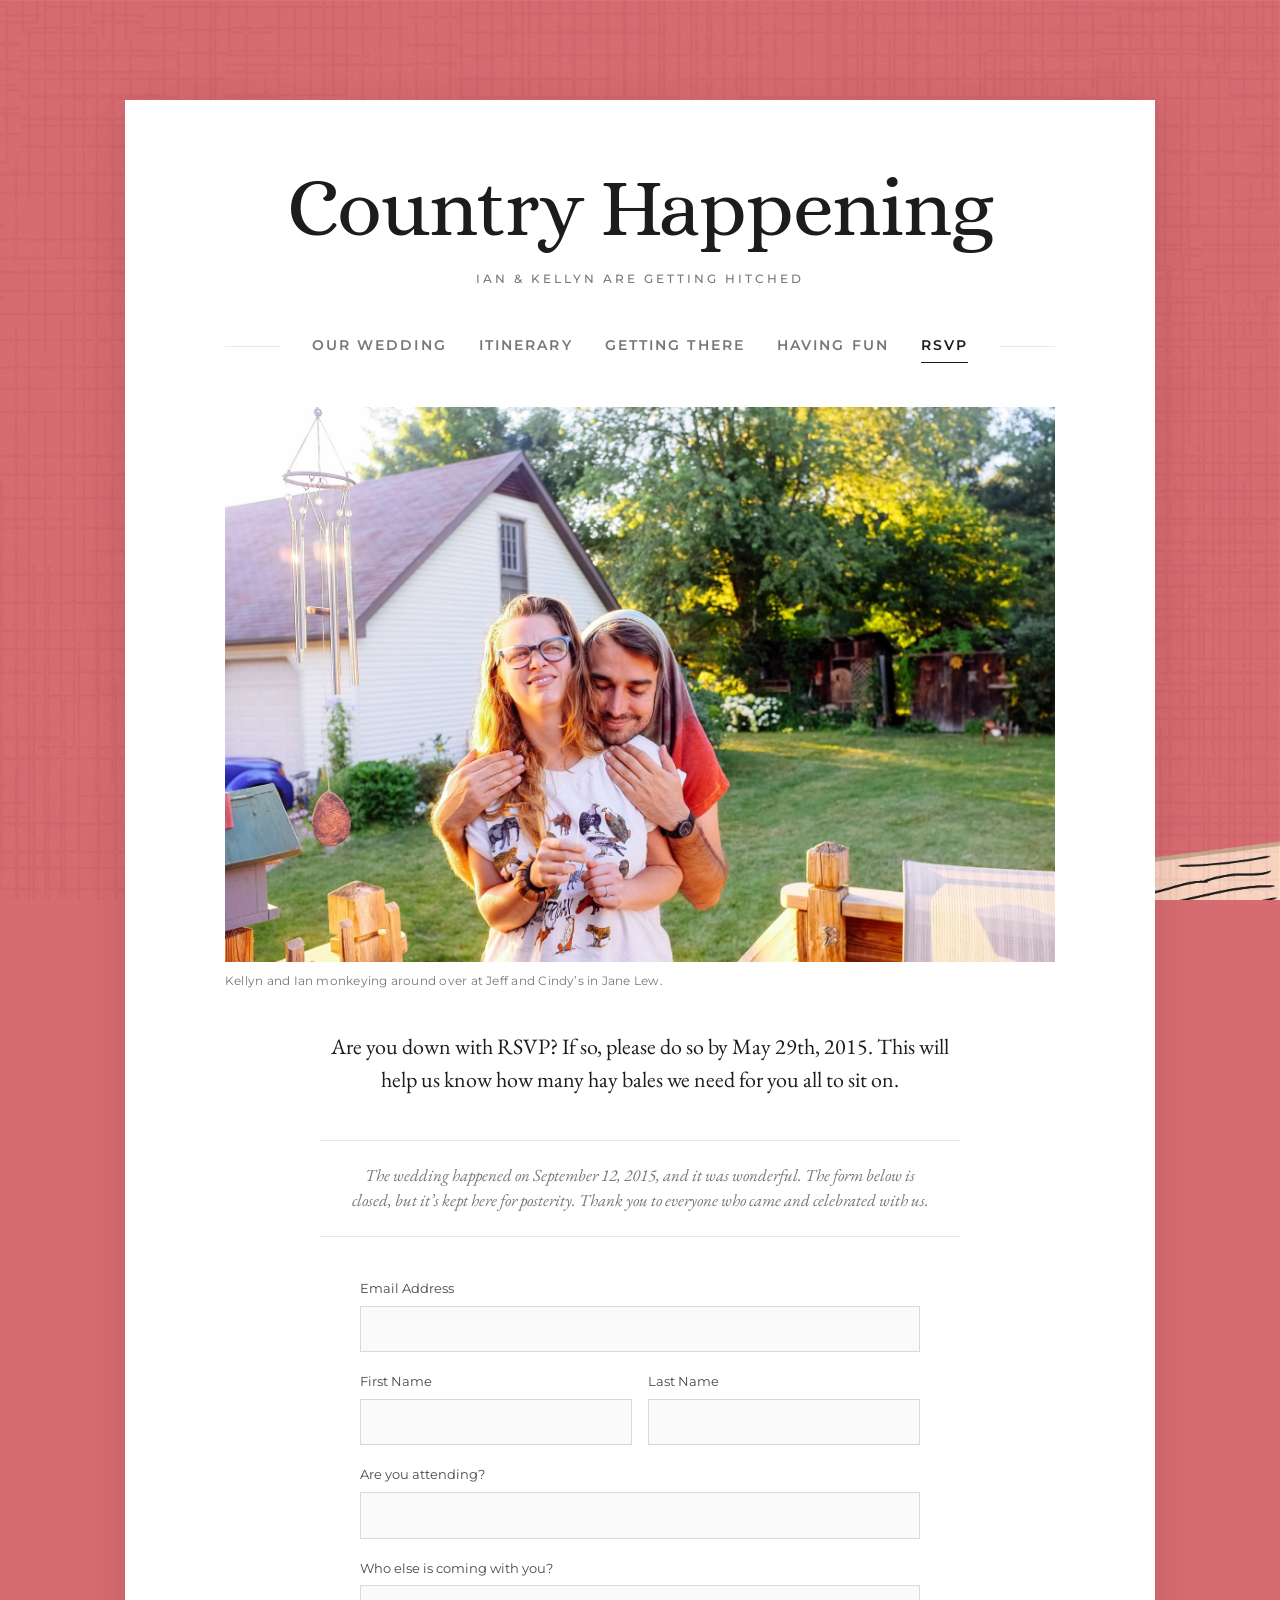
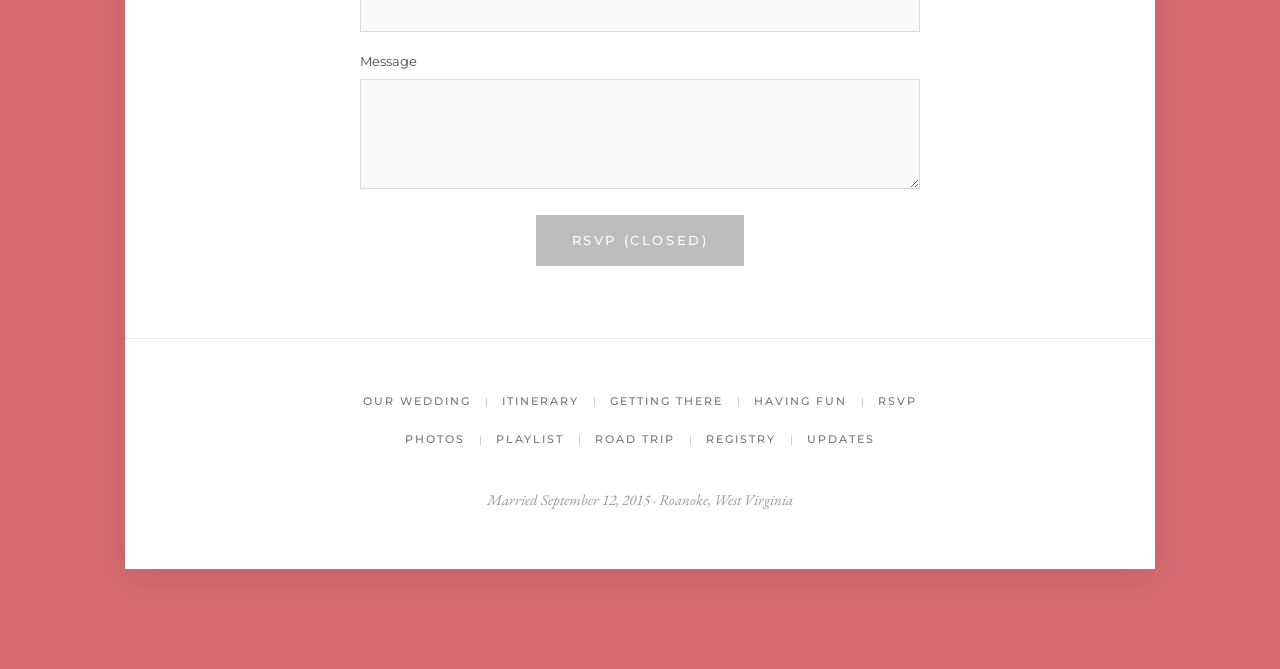
<file: rsvp.html>
<!DOCTYPE html>
<html lang="en">
<head>
  <meta charset="utf-8">
  <meta name="viewport" content="width=device-width, initial-scale=1">
  <title>RSVP &mdash; Country Happening</title>
  <meta name="description" content="The original RSVP form for Ian & Kellyn's wedding, preserved for posterity.">
  <link rel="icon" href="images/favicon.png" type="image/png">
  <link rel="apple-touch-icon" href="images/apple-touch-icon.png">
  <link rel="preconnect" href="https://fonts.googleapis.com">
  <link rel="preconnect" href="https://fonts.gstatic.com" crossorigin>
  <link rel="stylesheet" href="https://fonts.googleapis.com/css2?family=Alice&family=EB+Garamond:ital,wght@0,400;0,600;1,400&family=Montserrat:wght@300;400;500;600&display=swap">
  <link rel="stylesheet" href="css/style.css">
</head>
<body>
  <div class="page-wrapper">

    <header class="site-header">
      <h1 class="site-title"><a href="index.html">Country Happening</a></h1>
      <p class="site-subtitle">Ian &amp; Kellyn Are Getting Hitched</p>
      <nav class="site-nav" aria-label="Primary">
        <ul>
          <li><a href="wedding.html">Our Wedding</a></li>
          <li><a href="itinerary.html">Itinerary</a></li>
          <li><a href="getting-there.html">Getting There</a></li>
          <li><a href="having-fun.html">Having Fun</a></li>
          <li><a href="rsvp.html" aria-current="page">RSVP</a></li>
        </ul>
      </nav>
    </header>

    <main class="site-content">
      <figure class="page-hero">
        <img src="images/rsvp.jpg" alt="Ian hugging Kellyn from behind in a backyard at golden hour, both laughing" width="1800" height="1203">
        <figcaption>Kellyn and Ian monkeying around over at Jeff and Cindy&rsquo;s in Jane Lew.</figcaption>
      </figure>

      <p class="lead">Are you down with RSVP? If so, please do so by May 29th, 2015. This will help us know how many hay bales we need for you all to sit on.</p>

      <p class="archived-notice">The wedding happened on September 12, 2015, and it was wonderful. The form below is closed, but it&rsquo;s kept here for posterity. Thank you to everyone who came and celebrated with us.</p>

      <form class="rsvp-form" aria-label="RSVP (closed)">
        <div class="form-field">
          <label for="email">Email Address</label>
          <input type="email" id="email" name="email" autocomplete="off" disabled>
        </div>

        <div class="form-row">
          <div class="form-field">
            <label for="fname">First Name</label>
            <input type="text" id="fname" name="fname" autocomplete="off" disabled>
          </div>
          <div class="form-field">
            <label for="lname">Last Name</label>
            <input type="text" id="lname" name="lname" autocomplete="off" disabled>
          </div>
        </div>

        <div class="form-field">
          <label for="attending">Are you attending?</label>
          <input type="text" id="attending" name="attending" autocomplete="off" disabled>
        </div>

        <div class="form-field">
          <label for="guests">Who else is coming with you?</label>
          <input type="text" id="guests" name="guests" autocomplete="off" disabled>
        </div>

        <div class="form-field">
          <label for="message">Message</label>
          <textarea id="message" name="message" disabled></textarea>
        </div>

        <button type="button" class="btn-submit" disabled>RSVP (Closed)</button>
      </form>
    </main>

    <footer class="site-footer">
      <nav class="site-footer-nav" aria-label="Footer primary">
        <ul>
          <li><a href="wedding.html">Our Wedding</a></li>
          <li><a href="itinerary.html">Itinerary</a></li>
          <li><a href="getting-there.html">Getting There</a></li>
          <li><a href="having-fun.html">Having Fun</a></li>
          <li><a href="rsvp.html">RSVP</a></li>
        </ul>
      </nav>
      <nav class="site-footer-nav" aria-label="Footer secondary">
        <ul>
          <li><a href="photos.html">Photos</a></li>
          <li><a href="playlist.html">Playlist</a></li>
          <li><a href="road-trip.html">Road Trip</a></li>
          <li><a href="registry.html">Registry</a></li>
          <li><a href="updates.html">Updates</a></li>
        </ul>
      </nav>
      <p class="site-colophon">Married September 12, 2015 &middot; Roanoke, West Virginia</p>
    </footer>

  </div>
</body>
</html>
</file>
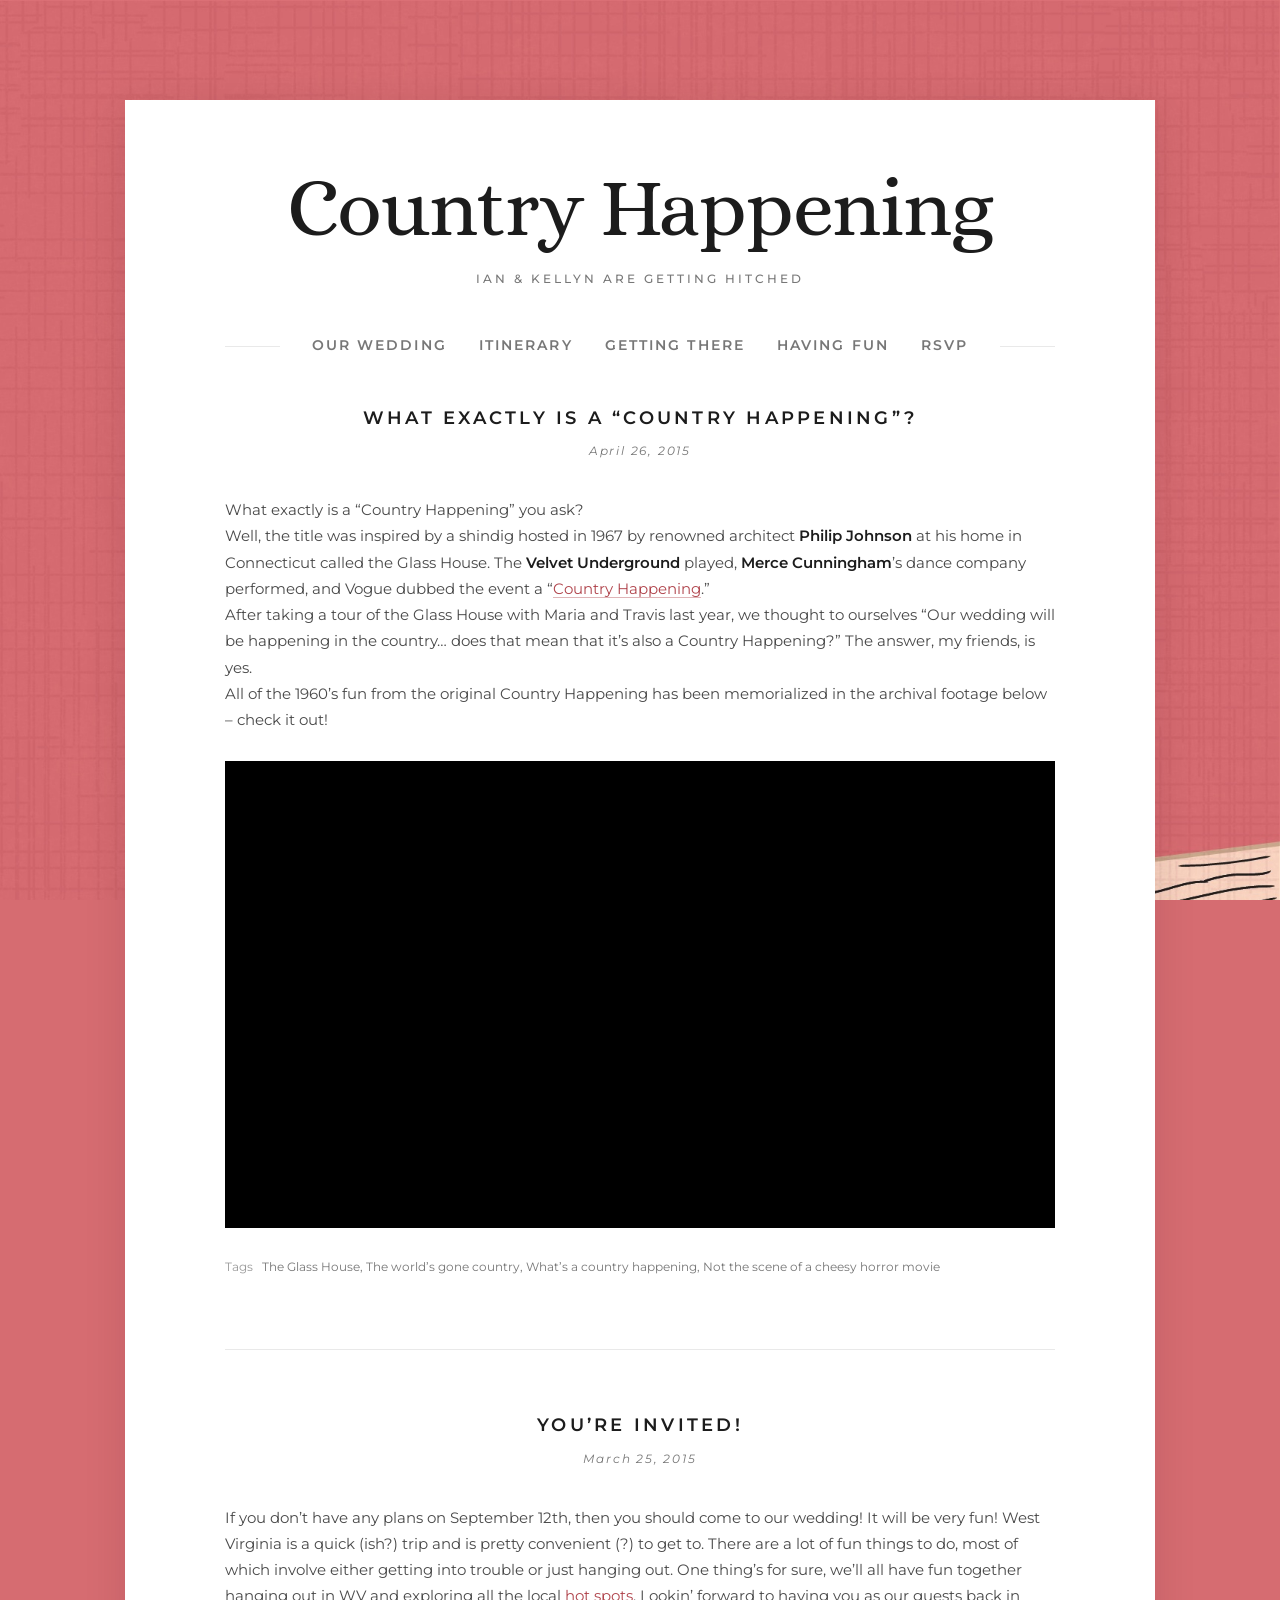
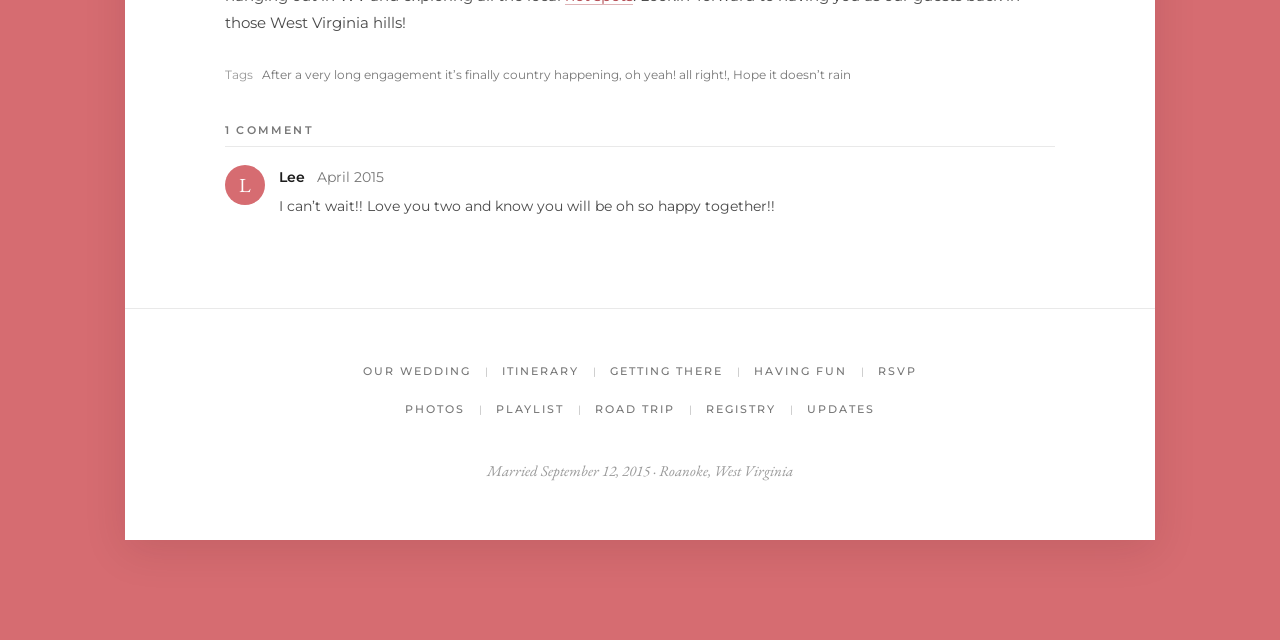
<file: updates.html>
<!DOCTYPE html>
<html lang="en">
<head>
  <meta charset="utf-8">
  <meta name="viewport" content="width=device-width, initial-scale=1">
  <title>Updates &mdash; Country Happening</title>
  <meta name="description" content="Posts from the run-up to the Country Happening, April and March 2015.">
  <link rel="icon" href="images/favicon.png" type="image/png">
  <link rel="apple-touch-icon" href="images/apple-touch-icon.png">
  <link rel="preconnect" href="https://fonts.googleapis.com">
  <link rel="preconnect" href="https://fonts.gstatic.com" crossorigin>
  <link rel="stylesheet" href="https://fonts.googleapis.com/css2?family=Alice&family=EB+Garamond:ital,wght@0,400;0,600;1,400&family=Montserrat:wght@300;400;500;600&display=swap">
  <link rel="stylesheet" href="css/style.css">
</head>
<body>
  <div class="page-wrapper">

    <header class="site-header">
      <h1 class="site-title"><a href="index.html">Country Happening</a></h1>
      <p class="site-subtitle">Ian &amp; Kellyn Are Getting Hitched</p>
      <nav class="site-nav" aria-label="Primary">
        <ul>
          <li><a href="wedding.html">Our Wedding</a></li>
          <li><a href="itinerary.html">Itinerary</a></li>
          <li><a href="getting-there.html">Getting There</a></li>
          <li><a href="having-fun.html">Having Fun</a></li>
          <li><a href="rsvp.html">RSVP</a></li>
        </ul>
      </nav>
    </header>

    <main class="site-content">

      <article class="post">
        <header class="post-header">
          <h2 class="post-title">What exactly is a &ldquo;Country Happening&rdquo;?</h2>
          <p class="post-date">April 26, 2015</p>
        </header>
        <p>What exactly is a &ldquo;Country Happening&rdquo; you ask?</p>
        <p>Well, the title was inspired by a shindig hosted in 1967 by renowned architect <strong>Philip Johnson</strong> at his home in Connecticut called the Glass House. The <strong>Velvet Underground</strong> played, <strong>Merce Cunningham</strong>&rsquo;s dance company performed, and Vogue dubbed the event a &ldquo;<a href="https://theglasshouse.org/" target="_blank" rel="noopener">Country Happening</a>.&rdquo;</p>
        <p>After taking a tour of the Glass House with Maria and Travis last year, we thought to ourselves &ldquo;Our wedding will be happening in the country&hellip; does that mean that it&rsquo;s also a Country Happening?&rdquo; The answer, my friends, is yes.</p>
        <p>All of the 1960&rsquo;s fun from the original Country Happening has been memorialized in the archival footage below &ndash; check it out!</p>
        <div class="video-embed">
          <iframe src="https://player.vimeo.com/video/35697428?dnt=1&amp;title=0&amp;byline=0&amp;portrait=0" title="Archival footage of the 1967 Country Happening at the Glass House" allow="fullscreen; picture-in-picture" allowfullscreen loading="lazy"></iframe>
        </div>
        <p class="post-tags"><span>Tags</span> The Glass House, The world&rsquo;s gone country, What&rsquo;s a country happening, Not the scene of a cheesy horror movie</p>
      </article>

      <article class="post">
        <header class="post-header">
          <h2 class="post-title">You&rsquo;re invited!</h2>
          <p class="post-date">March 25, 2015</p>
        </header>
        <p>If you don&rsquo;t have any plans on September 12th, then you should come to our wedding! It will be very fun! West Virginia is a quick (ish?) trip and is pretty convenient (?) to get to. There are a lot of fun things to do, most of which involve either getting into trouble or just hanging out. One thing&rsquo;s for sure, we&rsquo;ll all have fun together hanging out in WV and exploring all the local <a href="having-fun.html">hot spots</a>. Lookin&rsquo; forward to having you as our guests back in those West Virginia hills!</p>
        <p class="post-tags"><span>Tags</span> After a very long engagement it&rsquo;s finally country happening, oh yeah! all right!, Hope it doesn&rsquo;t rain</p>

        <section class="comments" aria-label="Comments">
          <h4>1 Comment</h4>
          <div class="comment">
            <div class="comment-avatar" aria-hidden="true">L</div>
            <div>
              <p class="comment-meta">Lee <span>April 2015</span></p>
              <p>I can&rsquo;t wait!! Love you two and know you will be oh so happy together!!</p>
            </div>
          </div>
        </section>
      </article>

    </main>

    <footer class="site-footer">
      <nav class="site-footer-nav" aria-label="Footer primary">
        <ul>
          <li><a href="wedding.html">Our Wedding</a></li>
          <li><a href="itinerary.html">Itinerary</a></li>
          <li><a href="getting-there.html">Getting There</a></li>
          <li><a href="having-fun.html">Having Fun</a></li>
          <li><a href="rsvp.html">RSVP</a></li>
        </ul>
      </nav>
      <nav class="site-footer-nav" aria-label="Footer secondary">
        <ul>
          <li><a href="photos.html">Photos</a></li>
          <li><a href="playlist.html">Playlist</a></li>
          <li><a href="road-trip.html">Road Trip</a></li>
          <li><a href="registry.html">Registry</a></li>
          <li><a href="updates.html">Updates</a></li>
        </ul>
      </nav>
      <p class="site-colophon">Married September 12, 2015 &middot; Roanoke, West Virginia</p>
    </footer>

  </div>
</body>
</html>
</file>
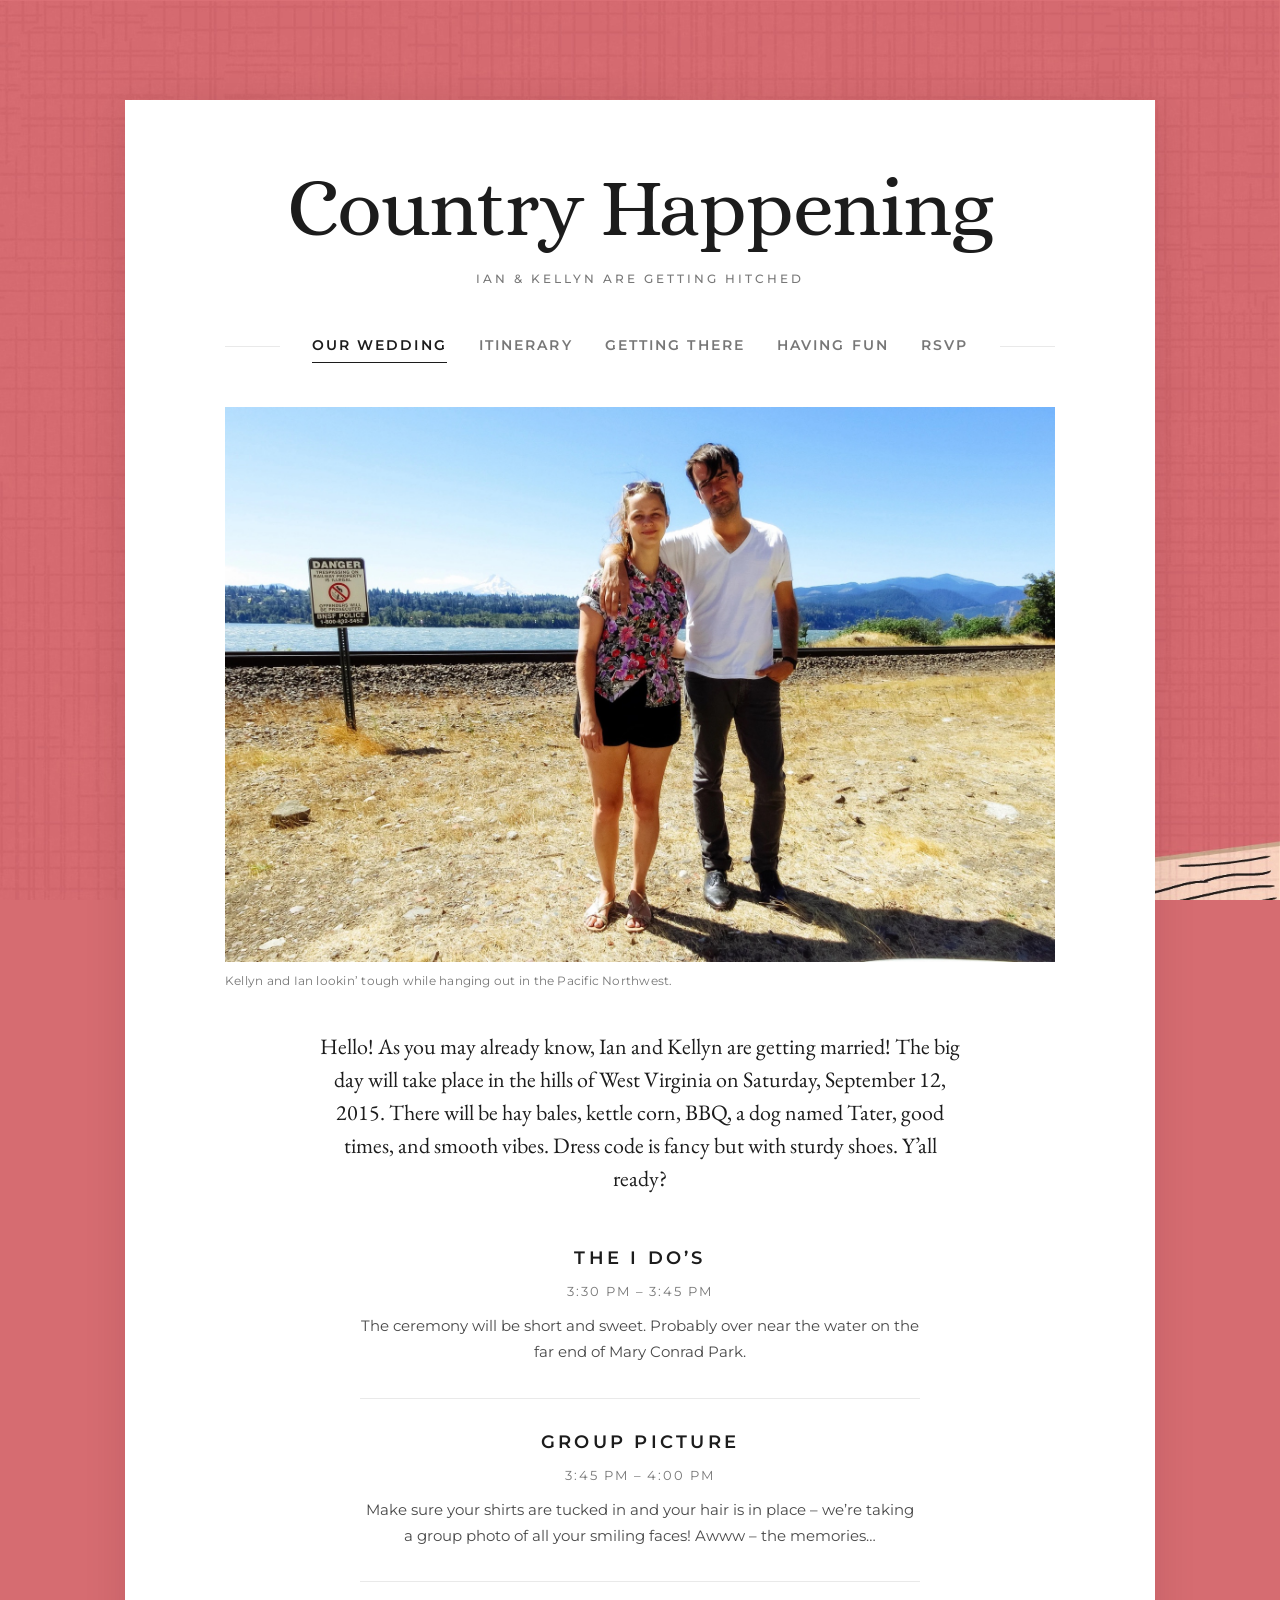
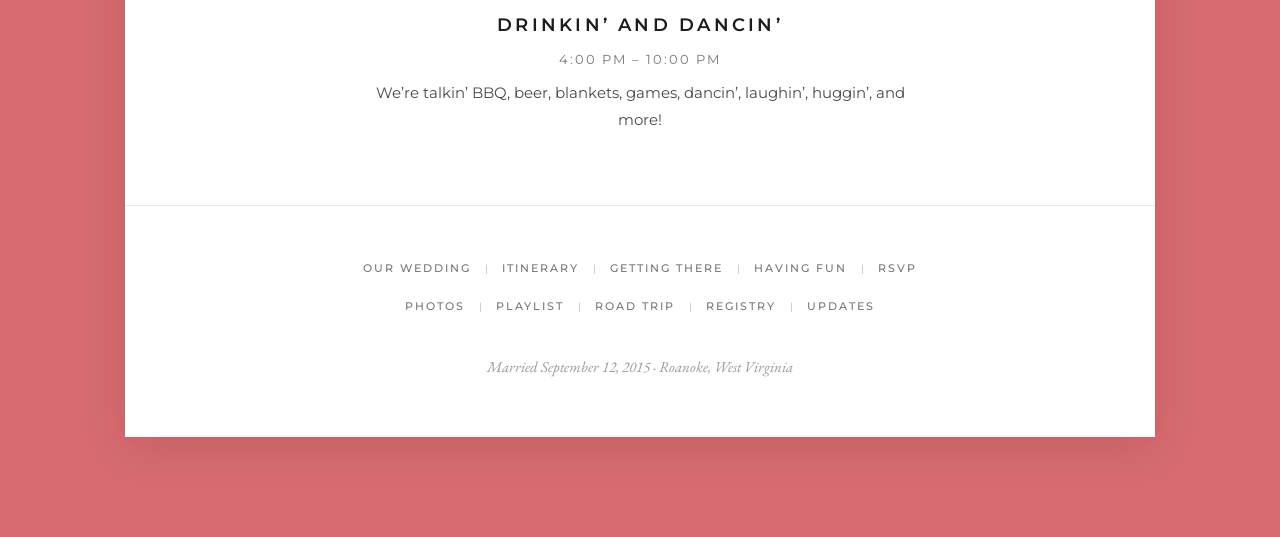
<file: wedding.html>
<!DOCTYPE html>
<html lang="en">
<head>
  <meta charset="utf-8">
  <meta name="viewport" content="width=device-width, initial-scale=1">
  <title>Our Wedding &mdash; Country Happening</title>
  <meta name="description" content="Ceremony details for Ian & Kellyn's wedding at Mary Conrad Park, West Virginia, on September 12, 2015.">
  <link rel="icon" href="images/favicon.png" type="image/png">
  <link rel="apple-touch-icon" href="images/apple-touch-icon.png">
  <link rel="preconnect" href="https://fonts.googleapis.com">
  <link rel="preconnect" href="https://fonts.gstatic.com" crossorigin>
  <link rel="stylesheet" href="https://fonts.googleapis.com/css2?family=Alice&family=EB+Garamond:ital,wght@0,400;0,600;1,400&family=Montserrat:wght@300;400;500;600&display=swap">
  <link rel="stylesheet" href="css/style.css">
</head>
<body>
  <div class="page-wrapper">

    <header class="site-header">
      <h1 class="site-title"><a href="index.html">Country Happening</a></h1>
      <p class="site-subtitle">Ian &amp; Kellyn Are Getting Hitched</p>
      <nav class="site-nav" aria-label="Primary">
        <ul>
          <li><a href="wedding.html" aria-current="page">Our Wedding</a></li>
          <li><a href="itinerary.html">Itinerary</a></li>
          <li><a href="getting-there.html">Getting There</a></li>
          <li><a href="having-fun.html">Having Fun</a></li>
          <li><a href="rsvp.html">RSVP</a></li>
        </ul>
      </nav>
    </header>

    <main class="site-content">
      <figure class="page-hero">
        <img src="images/our-wedding.jpg" alt="Kellyn and Ian standing beside railroad tracks on a sunny day, with a river and mountains behind them" width="1800" height="1203">
        <figcaption>Kellyn and Ian lookin&rsquo; tough while hanging out in the Pacific Northwest.</figcaption>
      </figure>

      <p class="lead">Hello! As you may already know, Ian and Kellyn are getting married! The big day will take place in the hills of West Virginia on Saturday, September 12, 2015. There will be hay bales, kettle corn, BBQ, a dog named Tater, good times, and smooth vibes. Dress code is fancy but with sturdy shoes. Y&rsquo;all ready?</p>

      <div class="schedule">
        <section class="schedule-item">
          <h2>The I Do&rsquo;s</h2>
          <p class="time">3:30 PM &ndash; 3:45 PM</p>
          <p>The ceremony will be short and sweet. Probably over near the water on the far end of Mary Conrad Park.</p>
        </section>

        <section class="schedule-item">
          <h2>Group Picture</h2>
          <p class="time">3:45 PM &ndash; 4:00 PM</p>
          <p>Make sure your shirts are tucked in and your hair is in place &ndash; we&rsquo;re taking a group photo of all your smiling faces! Awww &ndash; the memories&hellip;</p>
        </section>

        <section class="schedule-item">
          <h2>Drinkin&rsquo; and Dancin&rsquo;</h2>
          <p class="time">4:00 PM &ndash; 10:00 PM</p>
          <p>We&rsquo;re talkin&rsquo; BBQ, beer, blankets, games, dancin&rsquo;, laughin&rsquo;, huggin&rsquo;, and more!</p>
        </section>
      </div>
    </main>

    <footer class="site-footer">
      <nav class="site-footer-nav" aria-label="Footer primary">
        <ul>
          <li><a href="wedding.html">Our Wedding</a></li>
          <li><a href="itinerary.html">Itinerary</a></li>
          <li><a href="getting-there.html">Getting There</a></li>
          <li><a href="having-fun.html">Having Fun</a></li>
          <li><a href="rsvp.html">RSVP</a></li>
        </ul>
      </nav>
      <nav class="site-footer-nav" aria-label="Footer secondary">
        <ul>
          <li><a href="photos.html">Photos</a></li>
          <li><a href="playlist.html">Playlist</a></li>
          <li><a href="road-trip.html">Road Trip</a></li>
          <li><a href="registry.html">Registry</a></li>
          <li><a href="updates.html">Updates</a></li>
        </ul>
      </nav>
      <p class="site-colophon">Married September 12, 2015 &middot; Roanoke, West Virginia</p>
    </footer>

  </div>
</body>
</html>
</file>
<file: css/style.css>
/* ──────────────────────────────────────────────────────────────────
   Country Happening — site stylesheet
   Fonts are loaded from <head> (Alice, EB Garamond, Montserrat).
   Alice       = site title (the original Squarespace title face)
   EB Garamond = lead paragraphs + serif subheads (stand-in for
                 Garamond Premier Pro used on the original)
   Montserrat  = navigation, labels, body copy (stand-in for Proxima Nova)
   ────────────────────────────────────────────────────────────────── */

:root {
  --coral:        rgb(214, 108, 113);
  --coral-deep:   #b0444c;                 /* links: 4.6:1 on white */
  --ink:          #1c1c1c;
  --ink-80:       rgba(28, 28, 28, 0.80);
  --ink-60:       rgba(28, 28, 28, 0.60);  /* #767676 — nav, meta */
  --ink-45:       rgba(28, 28, 28, 0.45);
  --rule:         #e9e9e9;
  --rule-strong:  #d9d9d9;
  --panel:        #ffffff;
  --field:        #fafafa;

  --font-title:   'Alice', Georgia, 'Times New Roman', serif;
  --font-serif:   'EB Garamond', Garamond, Georgia, serif;
  --font-sans:    'Montserrat', 'Helvetica Neue', Helvetica, Arial, sans-serif;

  --site-max:     1030px;
  --site-margin:  100px;   /* coral breathing room around the white panel */
  --gutter:       100px;   /* inner left/right padding of the panel */
  --measure:      640px;   /* centered lead paragraphs */
}

/* ─── Reset ─────────────────────────────────────────────────────── */
*, *::before, *::after { box-sizing: border-box; }
html { -webkit-text-size-adjust: 100%; }
body, h1, h2, h3, h4, p, ul, ol, li, figure, figcaption, blockquote { margin: 0; padding: 0; }
img { display: block; max-width: 100%; height: auto; }
button, input, textarea { font: inherit; color: inherit; }

::selection { background: var(--coral); color: #fff; }

:focus-visible {
  outline: 2px solid var(--coral);
  outline-offset: 3px;
}

/* ─── Page background ───────────────────────────────────────────── */
/* The wedding-invite illustration lives on a fixed layer so it fills
   the viewport on every page, no matter how long the page is. */
body {
  font-family: var(--font-sans);
  font-size: 15px;
  line-height: 1.75;
  color: var(--ink-80);
  background-color: var(--coral);
  min-height: 100vh;
}

body::before {
  content: '';
  position: fixed;
  inset: 0;
  z-index: -1;
  background: var(--coral) url('../images/wedding-background.jpg') center top / cover no-repeat;
}

/* ─── White panel ───────────────────────────────────────────────── */
.page-wrapper {
  max-width: var(--site-max);
  margin: var(--site-margin) auto;
  background: var(--panel);
  box-shadow: 0 10px 40px rgba(60, 20, 22, 0.12);
}

/* ─── Header ────────────────────────────────────────────────────── */
.site-header {
  padding: 60px var(--gutter) 0;
  text-align: center;
}

.site-title {
  font-family: var(--font-title);
  font-weight: 400;
  font-size: clamp(42px, 7.6vw, 82px);
  line-height: 1.15;
  letter-spacing: -0.015em;
  color: var(--ink);
}

.site-title a {
  color: inherit;
  text-decoration: none;
  transition: color 0.2s;
}
.site-title a:hover { color: var(--coral); }

.site-subtitle {
  margin-top: 14px;
  font-size: 12px;
  font-weight: 500;
  letter-spacing: 0.25em;
  text-transform: uppercase;
  color: var(--ink-60);
}

/* Primary nav: centered list with hairline rules running out to the
   panel edges on either side (a signature of the original). */
.site-nav {
  display: flex;
  align-items: center;
  gap: 32px;
  margin-top: 40px;
  padding-bottom: 36px;
}

.site-nav::before,
.site-nav::after {
  content: '';
  flex: 1 1 0;
  height: 1px;
  background: var(--rule);
}

.site-nav ul {
  list-style: none;
  display: flex;
  flex-wrap: wrap;
  justify-content: center;
  column-gap: 32px;
  row-gap: 10px;
}

.site-nav a {
  display: inline-block;
  padding: 4px 0;
  font-size: 14px;
  font-weight: 600;
  letter-spacing: 0.15em;
  text-transform: uppercase;
  color: var(--ink-60);
  text-decoration: none;
  border-bottom: 1px solid transparent;
  transition: color 0.2s, border-color 0.2s;
}

.site-nav a:hover { color: var(--ink); }

.site-nav a[aria-current="page"] {
  color: var(--ink);
  border-bottom-color: var(--ink);
}

/* ─── Main content ──────────────────────────────────────────────── */
.site-content {
  padding: 8px var(--gutter) 72px;
}

.site-content--home {
  padding: 8px var(--gutter) 0;
}

/* ─── Homepage: Tater the dog, front and back ───────────────────── */
.hero-dog {
  position: relative;
  line-height: 0;
}

/* Front and back take turns on a 20s cycle. One fades fully out before
   the other fades in, so the two drawings never blend into each other. */
.hero-dog .dog-front {
  animation: dog-front 20s linear infinite;
}

.hero-dog .dog-back {
  position: absolute;
  inset: 0;
  opacity: 0;
  animation: dog-back 20s linear infinite;
}

@keyframes dog-front {
  0%, 45%   { opacity: 1; }
  48%, 97%  { opacity: 0; }
  100%      { opacity: 1; }
}

@keyframes dog-back {
  0%, 48%   { opacity: 0; }
  51%, 94%  { opacity: 1; }
  97%, 100% { opacity: 0; }
}

.home-quote {
  padding: 44px 40px 56px;
  text-align: center;
  font-family: var(--font-serif);
  font-size: 19px;
  font-style: italic;
  line-height: 1.5;
  color: var(--ink-80);
}

.home-quote cite {
  display: block;
  margin-top: 10px;
  font-family: var(--font-sans);
  font-style: normal;
  font-size: 11px;
  font-weight: 500;
  letter-spacing: 0.2em;
  text-transform: uppercase;
  color: var(--ink-60);
}

/* ─── Page hero (inner pages) ───────────────────────────────────── */
.page-hero {
  margin-bottom: 40px;
}

.page-hero img {
  width: 100%;
}

.page-hero figcaption {
  margin-top: 10px;
  font-size: 11.5px;
  line-height: 1.6;
  letter-spacing: 0.02em;
  color: var(--ink-60);
}

/* ─── Typography ────────────────────────────────────────────────── */
.lead {
  max-width: var(--measure);
  margin: 0 auto 44px;
  font-family: var(--font-serif);
  font-size: 22px;
  line-height: 1.5;
  text-align: center;
  color: var(--ink);
}

.site-content h2 {
  font-size: 18px;
  font-weight: 600;
  letter-spacing: 0.18em;
  text-transform: uppercase;
  line-height: 1.3;
  color: var(--ink);
  margin: 0 0 10px;
}

.site-content h3 {
  font-family: var(--font-serif);
  font-size: 22px;
  font-weight: 600;
  line-height: 1.3;
  color: var(--ink);
  margin: 32px 0 8px;
}

.site-content h4 {
  font-size: 11px;
  font-weight: 600;
  letter-spacing: 0.2em;
  text-transform: uppercase;
  color: var(--ink-60);
  margin: 28px 0 6px;
}

.site-content h2 + h3,
.site-content h3:first-child { margin-top: 0; }
.site-content h3 + h4 { margin-top: 18px; }

:where(.site-content p) { margin-bottom: 16px; }
:where(.site-content p:last-child) { margin-bottom: 0; }

.time {
  font-size: 13px;
  font-weight: 400;
  letter-spacing: 0.15em;
  text-transform: uppercase;
  color: var(--ink-60);
  margin-bottom: 10px;
}

.site-content a {
  color: var(--coral-deep);
  text-decoration: underline;
  text-decoration-color: rgba(176, 68, 76, 0.4);
  text-decoration-thickness: 1px;
  text-underline-offset: 3px;
  transition: text-decoration-color 0.2s;
}

.site-content a:hover { text-decoration-color: currentColor; }

.site-content strong { color: var(--ink); font-weight: 600; }

.site-content hr {
  border: 0;
  height: 1px;
  background: var(--rule);
  margin: 40px 0;
}

.site-content ol,
.site-content ul {
  padding-left: 24px;
  margin-bottom: 16px;
}

.site-content li { margin-bottom: 10px; }
.site-content li::marker { color: var(--ink-60); font-size: 13px; }

/* ─── Our Wedding: ceremony schedule ────────────────────────────── */
.schedule {
  text-align: center;
  max-width: 560px;
  margin: 0 auto;
}

.schedule-item {
  padding: 32px 0;
  border-top: 1px solid var(--rule);
}

.schedule-item:first-child { border-top: 0; padding-top: 8px; }
.schedule-item:last-child  { padding-bottom: 0; }

/* ─── Itinerary: one event per day ──────────────────────────────── */
.event {
  display: grid;
  grid-template-columns: 300px 1fr;
  gap: 44px;
  padding: 44px 0;
  border-top: 1px solid var(--rule);
}

.event:first-child { border-top: 0; padding-top: 8px; }
.event:last-child  { padding-bottom: 8px; }

.event-media { position: relative; }

.event-media img {
  width: 100%;
  aspect-ratio: 3 / 2;
  object-fit: cover;
}

/* Calendar badge pinned to the photo's top-right corner */
.event-date {
  position: absolute;
  top: 0;
  right: 0;
  min-width: 74px;
  padding: 10px 10px 8px;
  background: var(--panel);
  text-align: center;
  line-height: 1.1;
  color: var(--ink);
}

.event-date .month {
  display: block;
  font-size: 11px;
  font-weight: 600;
  letter-spacing: 0.15em;
  text-transform: uppercase;
}

.event-date .day {
  display: block;
  margin: 3px 0 5px;
  font-family: var(--font-serif);
  font-size: 30px;
  font-weight: 600;
}

.event-date .clock {
  display: block;
  padding-top: 6px;
  border-top: 1px solid var(--rule);
  font-size: 10px;
  font-weight: 500;
  letter-spacing: 0.08em;
  color: var(--ink-60);
}

.event-body h2 { margin-bottom: 6px; font-size: 22px; }

.event-meta {
  font-size: 13px;
  line-height: 1.6;
  color: var(--ink-60);
  margin-bottom: 18px;
}

/* ─── Road Trip: pit stops ──────────────────────────────────────── */
.stop { margin-bottom: 34px; }
.stop:last-child { margin-bottom: 0; }

.stop h4 {
  margin: 0 0 6px;
  font-size: 12px;
  color: var(--ink);
}

.stop h4 span {
  color: var(--ink-60);
  font-weight: 500;
}

.stop h4 span::before { content: '\00b7'; margin: 0 8px; }

/* ─── Photos: single column gallery, click to enlarge ───────────── */
.site-content--photos { padding-top: 0; }

.photo-grid { display: grid; gap: 28px; }

.photo-grid a {
  display: block;
  line-height: 0;
  transition: opacity 0.2s;
}

.photo-grid a:hover { opacity: 0.9; }
.photo-grid img { width: 100%; }

.lightbox {
  display: none;
  position: fixed;
  inset: 0;
  z-index: 100;
  align-items: center;
  justify-content: center;
  background: rgba(20, 10, 11, 0.92);
}

.lightbox.is-open { display: flex; }

.lightbox img {
  max-width: min(92vw, 1400px);
  max-height: 90vh;
  width: auto;
  height: auto;
  object-fit: contain;
}

.lightbox button {
  position: absolute;
  display: grid;
  place-items: center;
  width: 48px;
  height: 48px;
  padding: 0;
  border: 0;
  border-radius: 50%;
  background: rgba(255, 255, 255, 0.08);
  color: #fff;
  font-size: 28px;
  line-height: 1;
  cursor: pointer;
  transition: background 0.2s;
}

.lightbox button:hover { background: rgba(255, 255, 255, 0.2); }
.lightbox-close { top: 20px; right: 20px; }
.lightbox-prev  { left: 20px;  top: 50%; transform: translateY(-50%); }
.lightbox-next  { right: 20px; top: 50%; transform: translateY(-50%); }

.lightbox-count {
  position: absolute;
  bottom: 20px;
  left: 0;
  right: 0;
  text-align: center;
  font-size: 11px;
  letter-spacing: 0.2em;
  color: rgba(255, 255, 255, 0.6);
}

/* ─── Playlist ──────────────────────────────────────────────────── */
.playlist {
  display: grid;
  grid-template-columns: 283px 1fr;
  gap: 60px;
  align-items: start;
}

.album-art img {
  width: 100%;
  aspect-ratio: 1;
  object-fit: cover;
}

.album-title {
  margin-top: 16px;
  font-size: 18px;
  font-weight: 600;
  letter-spacing: 0.08em;
  text-transform: uppercase;
  line-height: 1.3;
  color: var(--ink);
}

.album-meta {
  margin-top: 6px;
  font-size: 13px;
  color: var(--ink-60);
}

.tracklist {
  list-style: none;
  padding: 0;
  margin: 0;
  counter-reset: track;
}

.tracklist li {
  display: grid;
  grid-template-columns: 28px 1fr auto;
  align-items: baseline;
  gap: 12px;
  padding: 12px 0;
  border-top: 1px solid var(--rule);
  counter-increment: track;
}

.tracklist li:last-child { border-bottom: 1px solid var(--rule); }

.tracklist li::before {
  content: counter(track);
  font-size: 12px;
  color: var(--ink-45);
  font-variant-numeric: tabular-nums;
}

.track-title { color: var(--ink); font-size: 15px; }

.track-artist {
  font-size: 12.5px;
  color: var(--ink-60);
  margin-top: 2px;
}

.track-duration {
  font-size: 12.5px;
  color: var(--ink-60);
  font-variant-numeric: tabular-nums;
}

/* ─── Updates (blog) ────────────────────────────────────────────── */
.post + .post {
  margin-top: 72px;
  padding-top: 64px;
  border-top: 1px solid var(--rule);
}

.post-header { text-align: center; margin-bottom: 36px; }

.post-title { margin-bottom: 8px; }

.post-date {
  font-size: 12px;
  font-style: italic;
  letter-spacing: 0.15em;
  color: var(--ink-60);
}

.video-embed {
  position: relative;
  aspect-ratio: 16 / 9;
  margin: 28px 0;
  background: #000;
}

.video-embed iframe {
  position: absolute;
  inset: 0;
  width: 100%;
  height: 100%;
  border: 0;
}

.post-tags {
  margin-top: 28px;
  font-size: 12px;
  color: var(--ink-60);
}

.post-tags span { color: var(--ink-45); margin-right: 6px; }

.comments { margin-top: 36px; }

.comments h4 { margin-top: 0; }

.comment {
  display: grid;
  grid-template-columns: 40px 1fr;
  gap: 14px;
  padding: 18px 0;
  border-top: 1px solid var(--rule);
}

.comment-avatar {
  display: grid;
  place-items: center;
  width: 40px;
  height: 40px;
  border-radius: 50%;
  background: var(--coral);
  color: #fff;
  font-family: var(--font-serif);
  font-size: 20px;
}

.comment-meta {
  font-size: 13px;
  color: var(--ink);
  font-weight: 600;
  margin-bottom: 4px;
}

.comment-meta span {
  font-weight: 400;
  color: var(--ink-60);
  margin-left: 8px;
}

.comment p { font-size: 14px; }

/* ─── RSVP ──────────────────────────────────────────────────────── */
.archived-notice {
  max-width: var(--measure);
  margin: 0 auto 40px;
  padding: 22px 24px;
  border-top: 1px solid var(--rule);
  border-bottom: 1px solid var(--rule);
  text-align: center;
  font-family: var(--font-serif);
  font-size: 17px;
  font-style: italic;
  line-height: 1.5;
  color: var(--ink-60);
}

.rsvp-form {
  max-width: 560px;
  margin: 0 auto;
}

.form-row {
  display: grid;
  grid-template-columns: 1fr 1fr;
  gap: 16px;
}

.form-field { margin-bottom: 18px; }

.form-field label {
  display: block;
  margin-bottom: 6px;
  font-size: 13px;
  color: var(--ink-80);
}

.form-field input,
.form-field textarea {
  width: 100%;
  padding: 10px 12px;
  border: 1px solid var(--rule-strong);
  border-radius: 0;
  background: var(--field);
  font-size: 14px;
  color: var(--ink);
}

.form-field textarea { min-height: 110px; resize: vertical; }

.form-field input:disabled,
.form-field textarea:disabled { color: var(--ink-45); cursor: not-allowed; }

.btn-submit {
  display: block;
  margin: 8px auto 0;
  padding: 14px 36px;
  border: 0;
  border-radius: 0;
  background: #272727;
  color: #fff;
  font-size: 13px;
  font-weight: 500;
  letter-spacing: 0.2em;
  text-transform: uppercase;
  cursor: pointer;
  transition: background 0.2s;
}

.btn-submit:hover { background: var(--coral); }
.btn-submit:disabled { background: #bdbdbd; cursor: not-allowed; }

/* ─── Footer ────────────────────────────────────────────────────── */
.site-footer {
  padding: 48px var(--gutter) 56px;
  border-top: 1px solid var(--rule);
  text-align: center;
}

.site-footer-nav ul {
  list-style: none;
  display: flex;
  flex-wrap: wrap;
  justify-content: center;
  align-items: center;
}

.site-footer-nav + .site-footer-nav { margin-top: 12px; }

.site-footer-nav li:not(:last-child)::after {
  content: '|';
  margin: 0 14px;
  font-size: 10px;
  font-weight: 300;
  color: var(--ink-45);
}

.site-footer-nav a {
  font-size: 11px;
  font-weight: 500;
  letter-spacing: 0.18em;
  text-transform: uppercase;
  color: var(--ink-60);
  text-decoration: none;
  transition: color 0.2s;
}

.site-footer-nav a:hover { color: var(--ink); }

.site-colophon {
  margin-top: 36px;
  font-family: var(--font-serif);
  font-style: italic;
  font-size: 15px;
  color: var(--ink-45);
}

/* ─── Responsive ────────────────────────────────────────────────── */
@media (max-width: 1230px) {
  :root { --site-margin: 48px; }
}

@media (max-width: 900px) {
  :root { --site-margin: 24px; --gutter: 48px; }
  .site-header { padding-top: 48px; }
  .site-nav { gap: 24px; }
  .site-nav ul { column-gap: 22px; }
  .site-nav a { font-size: 12.5px; letter-spacing: 0.12em; }
  .event { grid-template-columns: 240px 1fr; gap: 32px; }
  .playlist { grid-template-columns: 220px 1fr; gap: 40px; }
}

@media (max-width: 767px) {
  :root { --site-margin: 0px; --gutter: 24px; }
  .page-wrapper { box-shadow: none; }
  .site-header { padding-top: 40px; }
  .site-subtitle { font-size: 10.5px; letter-spacing: 0.2em; }
  .site-nav { margin-top: 28px; padding-bottom: 28px; gap: 0; }
  .site-nav::before, .site-nav::after { display: none; }
  .site-nav ul { column-gap: 20px; row-gap: 6px; }
  .site-nav a { font-size: 12px; }
  .site-content { padding-bottom: 56px; }
  .lead { font-size: 19px; margin-bottom: 36px; }
  .home-quote { padding: 32px 8px 40px; font-size: 17px; }
  .event { grid-template-columns: 1fr; gap: 24px; padding: 36px 0; }
  .playlist { grid-template-columns: 1fr; gap: 32px; }
  .album-art { max-width: 283px; }
  .form-row { grid-template-columns: 1fr; gap: 0; }
  .site-footer { padding: 40px var(--gutter) 48px; }
  .site-footer-nav li:not(:last-child)::after { margin: 0 9px; }
  .site-footer-nav a { font-size: 10px; }
  .lightbox button { width: 40px; height: 40px; font-size: 22px; }
  .lightbox-prev { left: 8px; }
  .lightbox-next { right: 8px; }
}

/* ─── Motion preferences ────────────────────────────────────────── */
@media (prefers-reduced-motion: reduce) {
  *, *::before, *::after { transition: none !important; }
  .hero-dog .dog-front, .hero-dog .dog-back { animation: none; }
}
</file>
